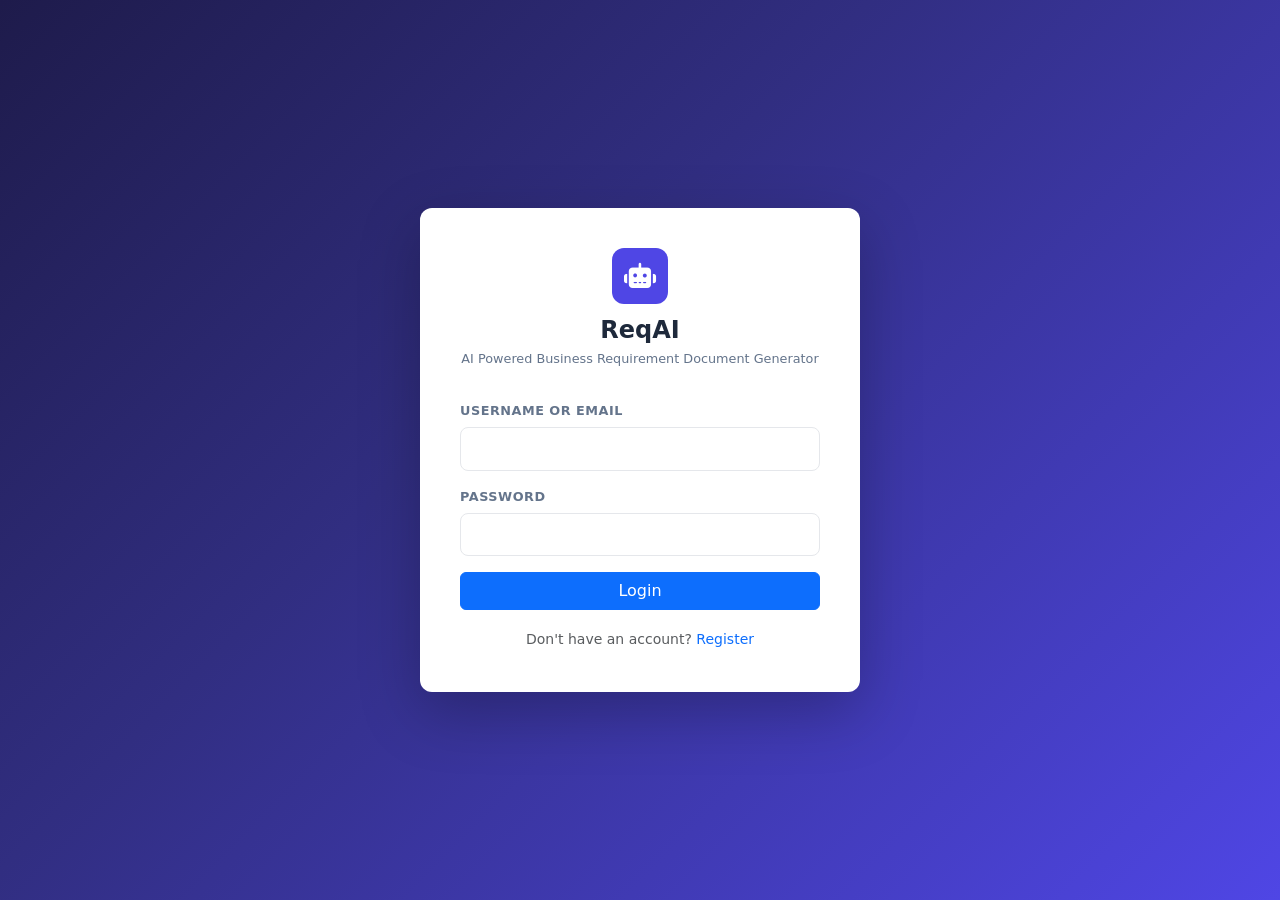
<file: ReqAI/frontend/index.html>
<!DOCTYPE html>
<html lang="en">
<head>
  <meta charset="UTF-8">
  <meta name="viewport" content="width=device-width, initial-scale=1.0">
  <title>ReqAI – AI Powered BRD Generator</title>
  <meta http-equiv="refresh" content="0; url=pages/login.html">
</head>
<body>
  <p>Redirecting to <a href="pages/login.html">login</a>…</p>
</body>
</html>
</file>
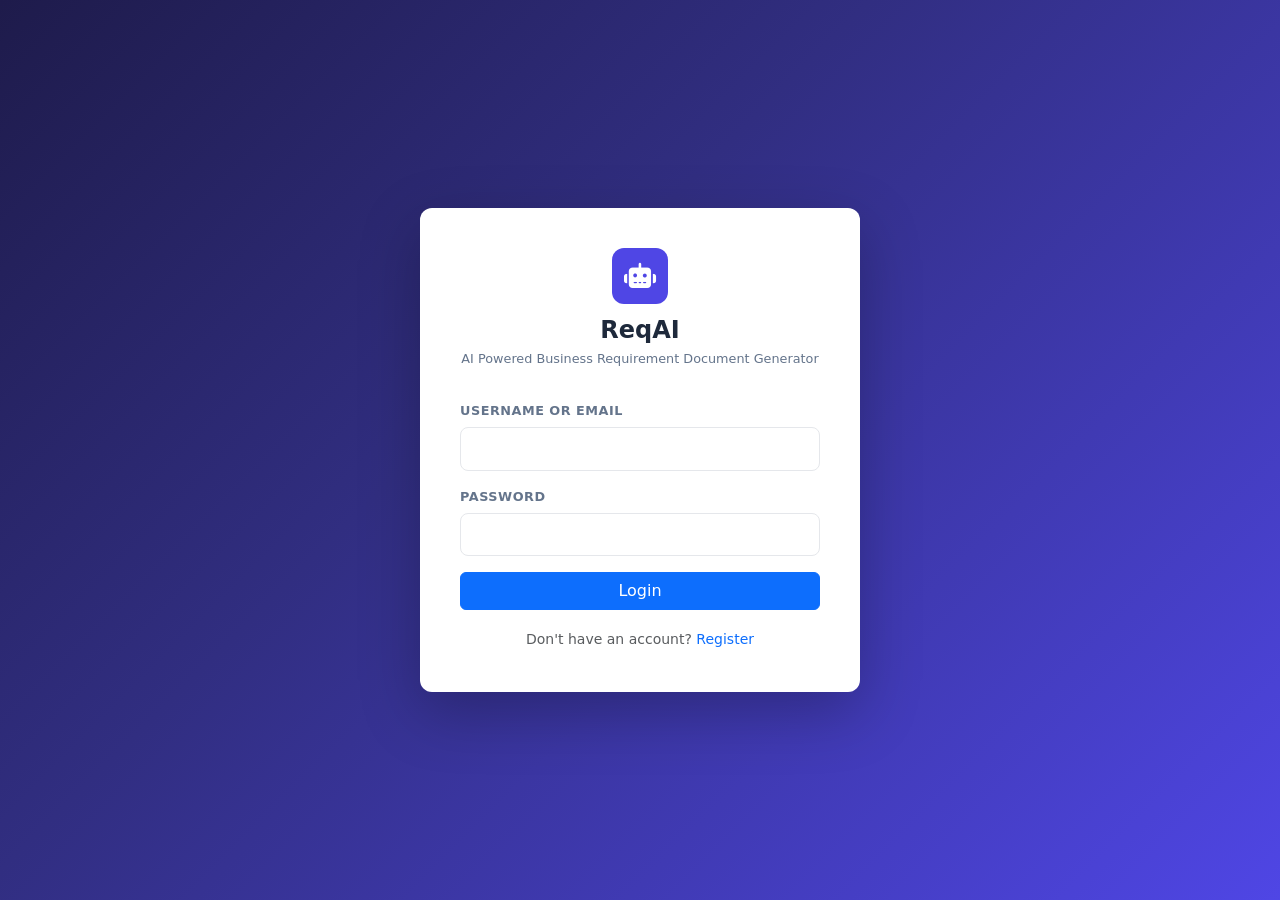
<file: ReqAI/frontend/pages/dashboard.html>
<!DOCTYPE html>
<html lang="en">
<head>
  <meta charset="UTF-8">
  <meta name="viewport" content="width=device-width, initial-scale=1.0">
  <title>Dashboard • ReqAI</title>
  <link href="https://cdn.jsdelivr.net/npm/bootstrap@5.3.2/dist/css/bootstrap.min.css" rel="stylesheet">
  <link rel="stylesheet" href="https://cdnjs.cloudflare.com/ajax/libs/font-awesome/6.5.1/css/all.min.css">
  <link rel="stylesheet" href="../assets/css/theme.css">
</head>
<body>

  <!-- Layout injected by sidebar.js -->
  <div class="main-content">
    <div class="content-area">

      <!-- Welcome banner -->
      <div class="req-card mb-4">
        <div class="card-body d-flex align-items-center gap-3">
          <div style="font-size:2.5rem;">👋</div>
          <div>
            <h5 class="mb-1" id="welcome-msg">Welcome back!</h5>
            <p class="text-muted mb-0" style="font-size:.875rem;">
              Manage your projects and meetings from your dashboard.
            </p>
          </div>
        </div>
      </div>

      <!-- Stats row -->
      <div class="row g-3 mb-4">
        <div class="col-sm-6 col-xl-3">
          <div class="stat-card">
            <div class="stat-icon indigo"><i class="fas fa-folder-open"></i></div>
            <div>
              <div class="stat-label">Total Projects</div>
              <div class="stat-value" id="stat-projects">—</div>
            </div>
          </div>
        </div>
        <div class="col-sm-6 col-xl-3">
          <div class="stat-card">
            <div class="stat-icon sky"><i class="fas fa-calendar-check"></i></div>
            <div>
              <div class="stat-label">Total Meetings</div>
              <div class="stat-value" id="stat-meetings">—</div>
            </div>
          </div>
        </div>
        <div class="col-sm-6 col-xl-3">
          <div class="stat-card">
            <div class="stat-icon green"><i class="fas fa-check-circle"></i></div>
            <div>
              <div class="stat-label">Active Projects</div>
              <div class="stat-value" id="stat-active">—</div>
            </div>
          </div>
        </div>
        <div class="col-sm-6 col-xl-3">
          <div class="stat-card">
            <div class="stat-icon amber"><i class="fas fa-file-lines"></i></div>
            <div>
              <div class="stat-label">BRDs Generated</div>
              <div class="stat-value">0</div>
              <div class="stat-change" style="color:var(--text-muted);font-size:.75rem;">Coming in Phase 3</div>
            </div>
          </div>
        </div>
      </div>

      <!-- Recent Projects and Recent Meetings -->
      <div class="row g-3">
        <div class="col-lg-6">
          <div class="req-card">
            <div class="card-header">
              <h6 class="mb-0 fw-semibold">Recent Projects</h6>
              <a href="projects.html" style="font-size:.8rem;color:var(--primary);">View all</a>
            </div>
            <div class="card-body p-0">
              <div id="recent-projects-list"></div>
            </div>
          </div>
        </div>
        <div class="col-lg-6">
          <div class="req-card">
            <div class="card-header">
              <h6 class="mb-0 fw-semibold">Recent Meetings</h6>
              <a href="meetings.html" style="font-size:.8rem;color:var(--primary);">View all</a>
            </div>
            <div class="card-body p-0">
              <div id="recent-meetings-list"></div>
            </div>
          </div>
        </div>
      </div>

    </div>
  </div>

  <script src="https://cdn.jsdelivr.net/npm/bootstrap@5.3.2/dist/js/bootstrap.bundle.min.js"></script>
  <script src="../assets/js/config.js"></script>
  <script src="../assets/js/auth.js"></script>
  <script src="../assets/js/api.js"></script>
  <script src="../assets/js/ui.js"></script>
  <script src="../assets/js/sidebar.js"></script>
  <script>
    requireAuth();
    renderLayout('Dashboard', 'dashboard');

    const user = getUser();
    if (user) {
      document.getElementById('welcome-msg').textContent =
        `Welcome back, ${user.full_name || user.username}!`;
    }

    async function loadDashboard() {
      try {
        const [projectsData, meetingsData] = await Promise.all([
          getProjectsAPI(),
          getMeetingsAPI(),
        ]);

        const projects = projectsData.projects || [];
        const meetings = meetingsData.meetings || [];

        document.getElementById('stat-projects').textContent = projects.length;
        document.getElementById('stat-meetings').textContent = meetings.length;
        document.getElementById('stat-active').textContent =
          projects.filter(p => p.status === 'active').length;

        // Recent Projects list
        const projectsList = document.getElementById('recent-projects-list');
        if (projects.length === 0) {
          projectsList.innerHTML = `<div class="empty-state py-4"><i class="fas fa-folder-open"></i><p>No projects yet</p></div>`;
        } else {
          projectsList.innerHTML = projects.slice(0, 5).map(p => `
            <div class="d-flex align-items-center justify-content-between px-3 py-2 border-bottom">
              <div>
                <div style="font-weight:500;font-size:.875rem;">${p.name}</div>
                <div style="font-size:.75rem;color:var(--text-muted);">${formatDate(p.created_at)}</div>
              </div>
              ${getStatusBadge(p.status)}
            </div>`).join('');
        }

        // Recent Meetings list
        const meetingsList = document.getElementById('recent-meetings-list');
        if (meetings.length === 0) {
          meetingsList.innerHTML = `<div class="empty-state py-4"><i class="fas fa-calendar-check"></i><p>No meetings yet</p></div>`;
        } else {
          meetingsList.innerHTML = meetings.slice(0, 5).map(m => `
            <div class="d-flex align-items-center justify-content-between px-3 py-2 border-bottom">
              <div>
                <div style="font-weight:500;font-size:.875rem;">${m.title}</div>
                <div style="font-size:.75rem;color:var(--text-muted);">${formatDate(m.created_at)}</div>
              </div>
              ${getStatusBadge(m.processing_status)}
            </div>`).join('');
        }
      } catch (err) {
        showToast('Failed to load dashboard data.', 'error');
      }
    }

    loadDashboard();
  </script>
</body>
</html>
</file>
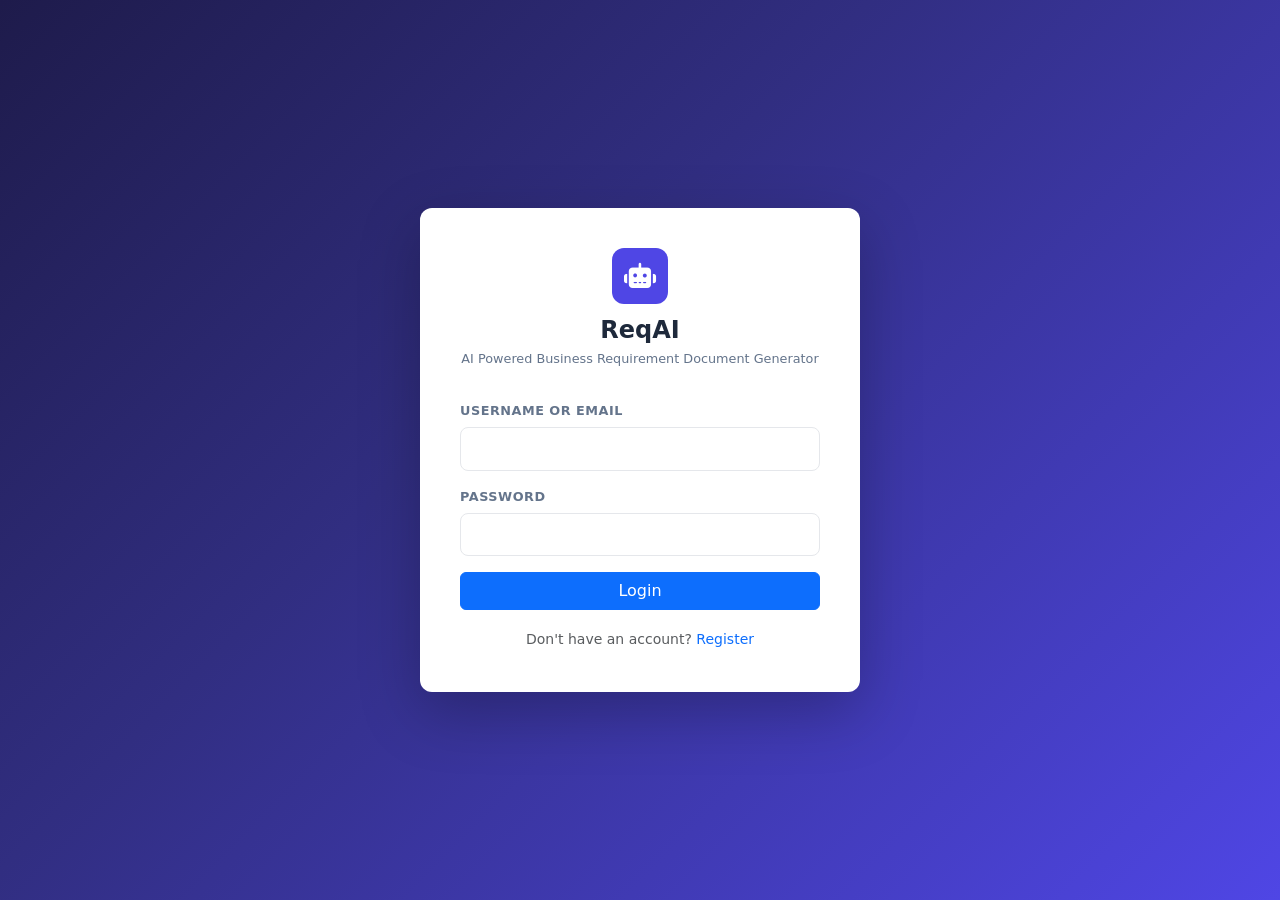
<file: ReqAI/frontend/pages/login.html>
<!DOCTYPE html>
<html lang="en">
<head>
  <meta charset="UTF-8">
  <meta name="viewport" content="width=device-width, initial-scale=1.0">
  <title>Login • ReqAI</title>
  <link href="https://cdn.jsdelivr.net/npm/bootstrap@5.3.2/dist/css/bootstrap.min.css" rel="stylesheet">
  <link rel="stylesheet" href="https://cdnjs.cloudflare.com/ajax/libs/font-awesome/6.5.1/css/all.min.css">
  <link rel="stylesheet" href="../assets/css/theme.css">
</head>
<body>

  <div class="auth-wrapper">
    <div class="auth-card">
      <div class="auth-logo">
        <div class="logo-icon"><i class="fas fa-robot"></i></div>
        <h4>ReqAI</h4>
        <p>AI Powered Business Requirement Document Generator</p>
      </div>

      <form id="login-form">
        <div class="mb-3">
          <label class="form-label-custom">Username or Email</label>
          <input type="text" class="form-control-custom" id="username_or_email" required>
        </div>
        <div class="mb-3">
          <label class="form-label-custom">Password</label>
          <input type="password" class="form-control-custom" id="password" required>
        </div>
        <button type="submit" class="btn btn-primary w-100 mb-3">Login</button>
      </form>

      <div class="text-center">
        <small class="text-muted">Don't have an account? <a href="register.html" class="text-primary">Register</a></small>
      </div>
    </div>
  </div>

  <script src="../assets/js/config.js"></script>
  <script src="../assets/js/auth.js"></script>
  <script src="../assets/js/api.js"></script>
  <script src="../assets/js/ui.js"></script>
  <script>
    redirectIfAuthenticated();

    document.getElementById('login-form').addEventListener('submit', async (e) => {
      e.preventDefault();
      const username_or_email = document.getElementById('username_or_email').value.trim();
      const password = document.getElementById('password').value;

      showLoading();
      try {
        const result = await loginAPI(username_or_email, password);
        saveSession(result.access_token, result.refresh_token, result.user);
        showToast('Login successful!', 'success');
        setTimeout(() => window.location.href = 'dashboard.html', 800);
      } catch (err) {
        showToast(err.message, 'error');
      } finally {
        hideLoading();
      }
    });
  </script>
</body>
</html>
</file>
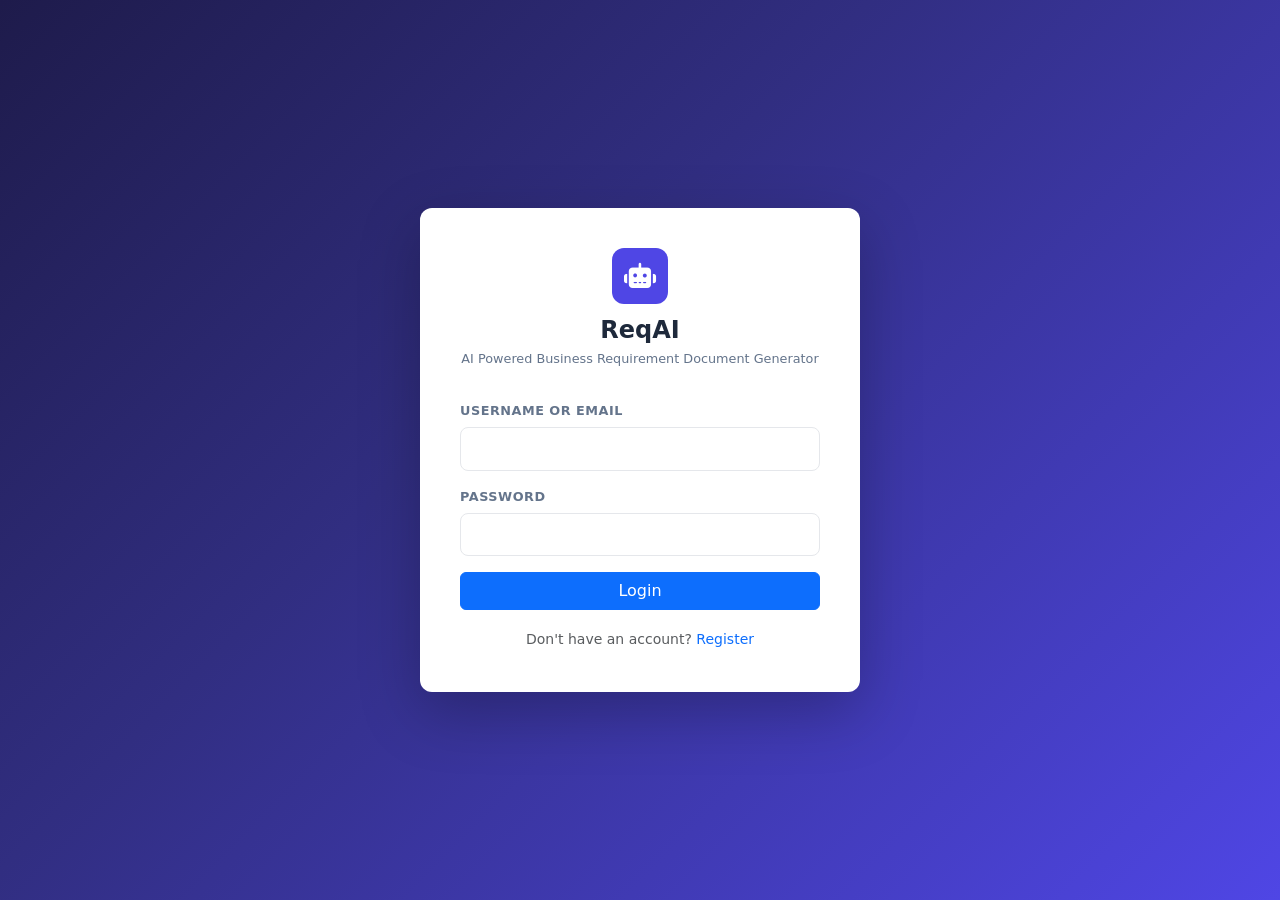
<file: ReqAI/frontend/pages/meeting_detail.html>
<!DOCTYPE html>
<html lang="en">
<head>
  <meta charset="UTF-8">
  <meta name="viewport" content="width=device-width, initial-scale=1.0">
  <title>Meeting Detail • ReqAI</title>
  <link href="https://cdn.jsdelivr.net/npm/bootstrap@5.3.2/dist/css/bootstrap.min.css" rel="stylesheet">
  <link rel="stylesheet" href="https://cdnjs.cloudflare.com/ajax/libs/font-awesome/6.5.1/css/all.min.css">
  <link rel="stylesheet" href="../assets/css/theme.css">
  <link rel="stylesheet" href="../assets/css/audio.css">
</head>
<body>
  <div class="main-content">
    <div class="content-area">

      <!-- Page header -->
      <div class="d-flex align-items-center gap-2 mb-4">
        <a href="meetings.html" class="btn btn-sm btn-light">
          <i class="fas fa-arrow-left"></i>
        </a>
        <div>
          <h5 class="mb-0 fw-bold" id="meeting-title-heading">Meeting Detail</h5>
          <small class="text-muted" id="meeting-project-name"></small>
        </div>
        <div class="ms-auto d-flex gap-2 align-items-center">
          <span class="badge-status" id="meeting-status-badge">pending</span>
          <button id="btn-auto-pipeline" class="btn btn-sm btn-success d-none" onclick="runAutoPipeline()" title="Run full AI pipeline and generate BRD automatically">
            <i class="fas fa-magic me-1"></i> Auto BRD
          </button>
        </div>
      </div>

      <div class="row g-4">

        <!-- LEFT COLUMN: Meeting info + Audio -->
        <div class="col-lg-5">

          <!-- Meeting information card -->
          <div class="req-card mb-3">
            <div class="card-header">
              <h6 class="mb-0 fw-semibold"><i class="fas fa-info-circle me-2 text-primary"></i>Meeting Information</h6>
            </div>
            <div class="card-body">
              <table class="w-100" style="font-size:.875rem;">
                <tr>
                  <td class="text-muted pb-2" style="width:40%">Date</td>
                  <td id="info-date" class="pb-2">—</td>
                </tr>
                <tr>
                  <td class="text-muted pb-2">Duration</td>
                  <td id="info-duration" class="pb-2">—</td>
                </tr>
                <tr>
                  <td class="text-muted pb-2">Participants</td>
                  <td id="info-participants" class="pb-2">—</td>
                </tr>
                <tr>
                  <td class="text-muted">Description</td>
                  <td id="info-description">—</td>
                </tr>
              </table>
            </div>
          </div>

          <!-- Audio Recording card -->
          <div class="req-card mb-3">
            <div class="card-header">
              <h6 class="mb-0 fw-semibold"><i class="fas fa-microphone me-2 text-danger"></i>Record Audio</h6>
            </div>
            <div class="card-body text-center">
              <div id="mic-permission-warning" class="alert alert-warning d-none" style="font-size:.8rem;">
                <i class="fas fa-exclamation-triangle me-1"></i>
                Microphone access is required. Please allow access when prompted.
              </div>

              <!-- Recording controls -->
              <div class="d-flex align-items-center justify-content-center gap-3 my-3">
                <button id="btn-record" class="record-btn" onclick="startRecording()" title="Start Recording">
                  <i class="fas fa-microphone"></i>
                </button>
                <button id="btn-stop" class="stop-btn d-none" onclick="stopRecording()" title="Stop Recording">
                  <i class="fas fa-stop"></i>
                </button>
              </div>

              <!-- Timer -->
              <div id="recording-timer" class="recording-timer d-none">
                <span class="rec-dot"></span>
                <span id="timer-display">00:00</span> Recording...
              </div>

              <!-- Status label -->
              <p id="recording-status" class="text-muted mb-2" style="font-size:.8rem;">Press the mic to start</p>

              <!-- Recorded audio preview -->
              <div id="recorded-preview" class="d-none">
                <audio id="recorded-audio" controls class="w-100 mb-2"></audio>
                <div class="d-flex gap-2 justify-content-center">
                  <button class="btn btn-sm btn-success" onclick="submitRecording()">
                    <i class="fas fa-upload me-1"></i> Use This Recording
                  </button>
                  <button class="btn btn-sm btn-outline-danger" onclick="discardRecording()">
                    <i class="fas fa-trash me-1"></i> Discard
                  </button>
                </div>
              </div>
            </div>
          </div>

          <!-- Audio Upload card -->
          <div class="req-card mb-3">
            <div class="card-header">
              <h6 class="mb-0 fw-semibold"><i class="fas fa-file-audio me-2 text-primary"></i>Upload Audio File</h6>
            </div>
            <div class="card-body">
              <div id="upload-drop-zone" class="upload-drop-zone" onclick="document.getElementById('audio-file-input').click()"
                   ondragover="handleDragOver(event)" ondrop="handleDrop(event)">
                <i class="fas fa-cloud-upload-alt"></i>
                <p class="mb-1">Drag & drop or click to upload</p>
                <small class="text-muted">MP3, WAV, M4A, WEBM, OGG, FLAC • Max 100 MB</small>
              </div>
              <input type="file" id="audio-file-input" accept=".mp3,.wav,.m4a,.webm,.ogg,.flac"
                     class="d-none" onchange="handleFileSelect(this.files[0])">
              <div id="selected-file-info" class="d-none mt-2">
                <div class="d-flex align-items-center justify-content-between p-2 bg-light rounded">
                  <div style="font-size:.8rem;">
                    <i class="fas fa-file-audio text-primary me-2"></i>
                    <span id="selected-file-name"></span>
                    <span id="selected-file-size" class="text-muted ms-2"></span>
                  </div>
                  <button class="btn btn-sm btn-outline-danger" onclick="clearSelectedFile()">
                    <i class="fas fa-times"></i>
                  </button>
                </div>
                <button class="btn-primary-custom w-100 mt-2" onclick="uploadSelectedFile()">
                  <i class="fas fa-upload me-1"></i> Upload File
                </button>
              </div>
            </div>
          </div>

          <!-- Current audio player card -->
          <div id="current-audio-card" class="req-card d-none">
            <div class="card-header">
              <h6 class="mb-0 fw-semibold"><i class="fas fa-headphones me-2 text-success"></i>Saved Audio</h6>
              <button class="btn btn-sm btn-outline-danger" onclick="deleteAudio()">
                <i class="fas fa-trash"></i>
              </button>
            </div>
            <div class="card-body">
              <p id="current-audio-name" class="text-muted mb-2" style="font-size:.8rem;"></p>
              <audio id="current-audio-player" controls class="w-100"></audio>
            </div>
          </div>

          <!-- Auto Pipeline progress card -->
          <div id="auto-pipeline-card" class="req-card mb-3 d-none">
            <div class="card-header">
              <h6 class="mb-0 fw-semibold"><i class="fas fa-magic me-2 text-success"></i>Auto Pipeline</h6>
              <span id="auto-pipeline-status" class="badge bg-info">running...</span>
            </div>
            <div class="card-body" style="font-size:.82rem;">
              <div id="pipeline-steps">
                <div id="step-transcribe" class="d-flex align-items-center gap-2 mb-1"><i class="fas fa-circle-dot text-muted"></i> Transcription</div>
                <div id="step-nlp" class="d-flex align-items-center gap-2 mb-1"><i class="fas fa-circle-dot text-muted"></i> NLP Extraction</div>
                <div id="step-classify" class="d-flex align-items-center gap-2 mb-1"><i class="fas fa-circle-dot text-muted"></i> ML Classification</div>
                <div id="step-similarity" class="d-flex align-items-center gap-2 mb-1"><i class="fas fa-circle-dot text-muted"></i> Similarity Analysis</div>
                <div id="step-validate" class="d-flex align-items-center gap-2 mb-1"><i class="fas fa-circle-dot text-muted"></i> AI Validation</div>
                <div id="step-questions" class="d-flex align-items-center gap-2 mb-1"><i class="fas fa-circle-dot text-muted"></i> Follow-up Questions</div>
                <div id="step-brd" class="d-flex align-items-center gap-2 mb-1"><i class="fas fa-circle-dot text-muted"></i> BRD Generation</div>
              </div>
              <div id="auto-pipeline-result" class="mt-2 d-none">
                <div class="alert alert-success py-2 mb-2" style="font-size:.82rem;">
                  <i class="fas fa-check-circle me-1"></i> BRD Generated!
                </div>
                <button class="btn btn-sm btn-success w-100" onclick="switchTab('brd'); loadBRDStatus()">
                  <i class="fas fa-download me-1"></i> Go to BRD → Download
                </button>
              </div>
              <div id="auto-pipeline-error" class="mt-2 d-none">
                <div class="alert alert-warning py-2 mb-0" style="font-size:.8rem;" id="auto-pipeline-error-msg">
                  Some steps failed. Check individual tabs for details.
                </div>
              </div>
            </div>
          </div>

        </div><!-- end LEFT COLUMN -->

        <!-- RIGHT COLUMN: Transcription + Speaker Diarization -->
        <div class="col-lg-7">

          <!-- Tab navigation -->
          <ul class="nav nav-tabs mb-3" id="transcript-tabs">
            <li class="nav-item">
              <button class="nav-link active" id="tab-transcript-btn"
                onclick="switchTab('transcript')">
                <i class="fas fa-align-left me-1"></i> Raw Transcript
              </button>
            </li>
            <li class="nav-item">
              <button class="nav-link" id="tab-speaker-btn"
                onclick="switchTab('speaker')">
                <i class="fas fa-users me-1"></i> Speaker Transcript
                <span id="speaker-count-badge" class="badge bg-primary ms-1 d-none"></span>
              </button>
            </li>
            <li class="nav-item">
              <button class="nav-link" id="tab-requirements-btn"
                onclick="switchTab('requirements')">
                <i class="fas fa-list-check me-1"></i> Requirements
                <span id="req-count-badge" class="badge bg-success ms-1 d-none"></span>
              </button>
            </li>
            <li class="nav-item">
              <button class="nav-link" id="tab-classify-btn"
                onclick="switchTab('classify')">
                <i class="fas fa-robot me-1"></i> ML Classify
                <span id="classify-count-badge" class="badge bg-warning text-dark ms-1 d-none"></span>
              </button>
            </li>
            <li class="nav-item">
              <button class="nav-link" id="tab-similarity-btn"
                onclick="switchTab('similarity')">
                <i class="fas fa-code-compare me-1"></i> Similarity
                <span id="sim-count-badge" class="badge bg-danger ms-1 d-none"></span>
              </button>
            </li>
            <li class="nav-item">
              <button class="nav-link" id="tab-validate-btn"
                onclick="switchTab('validate')">
                <i class="fas fa-shield-check me-1"></i> Validation
                <span id="validate-count-badge" class="badge bg-info ms-1 d-none"></span>
              </button>
            </li>
            <li class="nav-item">
              <button class="nav-link" id="tab-brd-btn"
                onclick="switchTab('brd')">
                <i class="fas fa-file-word me-1"></i> BRD
              </button>
            </li>
          </ul>

          <!-- ── RAW TRANSCRIPT PANEL ────────────────────────── -->
          <div id="panel-transcript">
            <div class="req-card mb-3">
              <div class="card-header">
                <h6 class="mb-0 fw-semibold"><i class="fas fa-wand-magic-sparkles me-2 text-primary"></i>Transcription</h6>
                <span id="transcript-lang-badge" class="badge bg-light text-secondary d-none"></span>
              </div>
              <div class="card-body">
                <div id="transcribe-action" class="text-center py-2">
                  <button id="btn-transcribe" class="btn-primary-custom" onclick="triggerTranscription()" disabled>
                    <i class="fas fa-wand-magic-sparkles me-1"></i> Transcribe Audio
                  </button>
                  <p class="text-muted mt-2 mb-0" style="font-size:.8rem;" id="transcribe-hint">
                    Upload or record audio first, then click Transcribe.
                  </p>
                </div>
                <div id="transcribing-indicator" class="text-center py-4 d-none">
                  <div class="spinner-ring mx-auto mb-3"></div>
                  <p class="fw-semibold mb-1">Transcribing audio...</p>
                  <p class="text-muted" style="font-size:.8rem;">This may take a moment.</p>
                </div>
                <div id="transcript-output" class="d-none">
                  <div class="d-flex justify-content-between align-items-center mb-2">
                    <label class="form-label-custom mb-0">Transcript</label>
                    <button class="btn btn-sm btn-outline-secondary" onclick="copyTranscript()">
                      <i class="fas fa-copy me-1"></i> Copy
                    </button>
                  </div>
                  <textarea id="transcript-text" class="form-control-custom" rows="14"
                    style="font-size:.85rem;line-height:1.7;font-family:monospace;resize:vertical;"></textarea>
                  <div class="d-flex justify-content-between mt-2">
                    <small id="transcript-word-count" class="text-muted"></small>
                    <small id="transcript-completed-at" class="text-muted"></small>
                  </div>
                </div>
                <div id="transcript-error" class="d-none">
                  <div class="alert alert-danger mb-0" style="font-size:.875rem;">
                    <i class="fas fa-exclamation-circle me-2"></i>
                    <strong>Transcription failed:</strong>
                    <span id="transcript-error-msg"></span>
                  </div>
                  <button class="btn-primary-custom mt-2" onclick="triggerTranscription()">
                    <i class="fas fa-rotate-right me-1"></i> Retry
                  </button>
                </div>
              </div>
            </div>
          </div>

          <!-- ── SPEAKER TRANSCRIPT PANEL ───────────────────── -->
          <div id="panel-speaker" class="d-none">

            <!-- Diarize action -->
            <div class="req-card mb-3">
              <div class="card-header">
                <h6 class="mb-0 fw-semibold"><i class="fas fa-users me-2 text-primary"></i>Speaker Diarization</h6>
                <span id="diarization-status-badge" class="badge-status badge-pending">pending</span>
              </div>
              <div class="card-body">

                <!-- Action button -->
                <div id="diarize-action" class="text-center py-2">
                  <button id="btn-diarize" class="btn-primary-custom" onclick="triggerDiarization()" disabled>
                    <i class="fas fa-users me-1"></i> Identify Speakers
                  </button>
                  <p class="text-muted mt-2 mb-0" style="font-size:.8rem;" id="diarize-hint">
                    Complete transcription first, then identify speakers.
                  </p>
                </div>

                <!-- Diarizing spinner -->
                <div id="diarizing-indicator" class="text-center py-4 d-none">
                  <div class="spinner-ring mx-auto mb-3"></div>
                  <p class="fw-semibold mb-1">Identifying speakers...</p>
                  <p class="text-muted" style="font-size:.8rem;">
                    Analysing audio for speaker patterns. This may take a few minutes.
                  </p>
                </div>

                <!-- Diarization error -->
                <div id="diarize-error" class="d-none">
                  <div class="alert alert-danger mb-2" style="font-size:.875rem;">
                    <i class="fas fa-exclamation-circle me-2"></i>
                    <strong>Diarization failed:</strong>
                    <span id="diarize-error-msg"></span>
                  </div>
                  <button class="btn-primary-custom" onclick="triggerDiarization()">
                    <i class="fas fa-rotate-right me-1"></i> Retry
                  </button>
                </div>

              </div>
            </div>

            <!-- Speaker Summary -->
            <div id="speaker-summary-card" class="req-card mb-3 d-none">
              <div class="card-header">
                <h6 class="mb-0 fw-semibold"><i class="fas fa-chart-pie me-2 text-primary"></i>Speaker Summary</h6>
                <button class="btn btn-sm btn-outline-secondary" onclick="copySpeakerTranscript()">
                  <i class="fas fa-copy me-1"></i> Copy
                </button>
              </div>
              <div class="card-body">
                <div id="speaker-stats-grid" class="row g-2 mb-3"></div>
                <!-- Speaker timeline bar -->
                <div id="speaker-timeline" class="speaker-timeline mb-1"></div>
                <div id="speaker-timeline-legend" class="d-flex flex-wrap gap-2 mt-2"></div>
              </div>
            </div>

            <!-- Speaker Transcript Cards -->
            <div id="speaker-segments-container"></div>

          </div>

          <!-- ── REQUIREMENTS PANEL (Phase 4) ───────────────── -->
          <div id="panel-requirements" class="d-none">

            <!-- NLP Action card -->
            <div class="req-card mb-3">
              <div class="card-header">
                <h6 class="mb-0 fw-semibold">
                  <i class="fas fa-brain me-2 text-primary"></i>NLP Processing
                </h6>
                <span id="nlp-status-badge" class="badge-status badge-pending">pending</span>
              </div>
              <div class="card-body">
                <div id="nlp-action" class="text-center py-2">
                  <button id="btn-process-nlp" class="btn-primary-custom" onclick="triggerNLP()" disabled>
                    <i class="fas fa-brain me-1"></i> Extract Requirements
                  </button>
                  <p class="text-muted mt-2 mb-0" style="font-size:.8rem;" id="nlp-hint">
                    Complete transcription first, then extract requirements.
                  </p>
                </div>
                <div id="nlp-processing" class="text-center py-4 d-none">
                  <div class="spinner-ring mx-auto mb-3"></div>
                  <p class="fw-semibold mb-1">Running NLP pipeline...</p>
                  <p class="text-muted" style="font-size:.8rem;">Cleaning, segmenting, extracting candidates.</p>
                </div>
                <div id="nlp-error" class="d-none">
                  <div class="alert alert-danger mb-2" style="font-size:.875rem;">
                    <i class="fas fa-exclamation-circle me-2"></i>
                    <strong>NLP failed:</strong> <span id="nlp-error-msg"></span>
                  </div>
                  <button class="btn-primary-custom" onclick="triggerNLP()">
                    <i class="fas fa-rotate-right me-1"></i> Retry
                  </button>
                </div>
                <div id="nlp-stats" class="d-none">
                  <div class="row g-2 mt-1">
                    <div class="col-6">
                      <div class="text-center p-2" style="background:#f8fafc;border-radius:8px;">
                        <div style="font-size:1.5rem;font-weight:700;color:var(--primary);" id="stat-total-sentences">0</div>
                        <div style="font-size:.75rem;color:var(--text-secondary);">Total Sentences</div>
                      </div>
                    </div>
                    <div class="col-6">
                      <div class="text-center p-2" style="background:#f8fafc;border-radius:8px;">
                        <div style="font-size:1.5rem;font-weight:700;color:var(--success);" id="stat-candidates">0</div>
                        <div style="font-size:.75rem;color:var(--text-secondary);">Req. Candidates</div>
                      </div>
                    </div>
                  </div>
                </div>
              </div>
            </div>

            <!-- Requirement Candidates list -->
            <div id="requirements-container"></div>

          </div>

          <!-- ── ML CLASSIFICATION PANEL (Phase 5) ─────────── -->
          <div id="panel-classify" class="d-none">

            <!-- Model status card -->
            <div id="ml-model-status-card" class="req-card mb-3">
              <div class="card-header">
                <h6 class="mb-0 fw-semibold">
                  <i class="fas fa-microchip me-2 text-warning"></i>DistilBERT Model Status
                </h6>
                <span id="ml-model-badge" class="badge bg-secondary">checking...</span>
              </div>
              <div class="card-body">
                <div id="ml-model-info" class="d-none">
                  <div class="row g-2">
                    <div class="col-4">
                      <div class="text-center p-2" style="background:#f8fafc;border-radius:8px;">
                        <div style="font-size:1.1rem;font-weight:700;color:var(--warning);" id="ml-model-accuracy">—</div>
                        <div style="font-size:.7rem;color:var(--text-secondary);">Test Accuracy</div>
                      </div>
                    </div>
                    <div class="col-4">
                      <div class="text-center p-2" style="background:#f8fafc;border-radius:8px;">
                        <div style="font-size:1.1rem;font-weight:700;color:var(--primary);" id="ml-model-labels">—</div>
                        <div style="font-size:.7rem;color:var(--text-secondary);">Categories</div>
                      </div>
                    </div>
                    <div class="col-4">
                      <div class="text-center p-2" style="background:#f8fafc;border-radius:8px;">
                        <div style="font-size:1.1rem;font-weight:700;color:var(--success);" id="ml-model-version">—</div>
                        <div style="font-size:.7rem;color:var(--text-secondary);">Version</div>
                      </div>
                    </div>
                  </div>
                </div>
                <div id="ml-model-untrained" class="d-none">
                  <div class="alert alert-warning mb-0" style="font-size:.875rem;">
                    <i class="fas fa-triangle-exclamation me-2"></i>
                    <strong>Model not trained yet.</strong><br>
                    Run the training pipeline from your terminal:<br>
                    <code style="font-size:.8rem;">python -m app.ai.classifier.training.train</code>
                  </div>
                </div>
              </div>
            </div>

            <!-- Classify action card -->
            <div class="req-card mb-3">
              <div class="card-header">
                <h6 class="mb-0 fw-semibold">
                  <i class="fas fa-robot me-2 text-primary"></i>ML Classification
                </h6>
                <span id="classify-status-badge" class="badge-status badge-pending">pending</span>
              </div>
              <div class="card-body">

                <!-- Action button -->
                <div id="classify-action" class="text-center py-2">
                  <button id="btn-classify" class="btn-primary-custom" onclick="triggerClassification()" disabled>
                    <i class="fas fa-robot me-1"></i> Classify Requirements
                  </button>
                  <p class="text-muted mt-2 mb-0" style="font-size:.8rem;" id="classify-hint">
                    Run NLP extraction first, then classify with DistilBERT.
                  </p>
                </div>

                <!-- Classifying spinner -->
                <div id="classifying-indicator" class="text-center py-4 d-none">
                  <div class="spinner-ring mx-auto mb-3"></div>
                  <p class="fw-semibold mb-1">Running DistilBERT classification...</p>
                  <p class="text-muted" style="font-size:.8rem;">
                    Analysing requirement candidates. This may take a moment.
                  </p>
                </div>

                <!-- Classification error -->
                <div id="classify-error" class="d-none">
                  <div class="alert alert-danger mb-2" style="font-size:.875rem;">
                    <i class="fas fa-exclamation-circle me-2"></i>
                    <strong>Classification failed:</strong>
                    <span id="classify-error-msg"></span>
                  </div>
                  <button class="btn-primary-custom" onclick="triggerClassification()">
                    <i class="fas fa-rotate-right me-1"></i> Retry
                  </button>
                </div>

                <!-- Classification stats -->
                <div id="classify-stats" class="d-none mt-1">
                  <div class="row g-2">
                    <div class="col-6">
                      <div class="text-center p-2" style="background:#f8fafc;border-radius:8px;">
                        <div style="font-size:1.5rem;font-weight:700;color:var(--primary);" id="stat-classified">0</div>
                        <div style="font-size:.75rem;color:var(--text-secondary);">Classified</div>
                      </div>
                    </div>
                    <div class="col-6">
                      <div class="text-center p-2" style="background:#f8fafc;border-radius:8px;">
                        <div style="font-size:1.5rem;font-weight:700;color:var(--success);" id="stat-categories">0</div>
                        <div style="font-size:.75rem;color:var(--text-secondary);">Categories Found</div>
                      </div>
                    </div>
                  </div>
                </div>

              </div>
            </div>

            <!-- Category distribution chart -->
            <div id="category-chart-card" class="req-card mb-3 d-none">
              <div class="card-header">
                <h6 class="mb-0 fw-semibold">
                  <i class="fas fa-chart-bar me-2 text-primary"></i>Category Distribution
                </h6>
              </div>
              <div class="card-body">
                <div id="category-chart-bars"></div>
              </div>
            </div>

            <!-- Classified requirements list -->
            <div id="classified-requirements-container"></div>

          </div>

          <!-- ── SIMILARITY PANEL (Phase 6) ──────────────── -->
          <div id="panel-similarity" class="d-none">

            <!-- Summary stats card -->
            <div class="req-card mb-3">
              <div class="card-header">
                <h6 class="mb-0 fw-semibold">
                  <i class="fas fa-code-compare me-2 text-danger"></i>Semantic Similarity Analysis
                </h6>
                <span id="sim-status-badge" class="badge-status badge-pending">pending</span>
              </div>
              <div class="card-body">
                <!-- Action button -->
                <div id="sim-action" class="text-center py-2">
                  <button id="btn-analyze-sim" class="btn-primary-custom" onclick="triggerSimilarityAnalysis()" disabled>
                    <i class="fas fa-code-compare me-1"></i> Analyze Similarity
                  </button>
                  <p class="text-muted mt-2 mb-0" style="font-size:.8rem;" id="sim-hint">
                    Run NLP extraction first, then analyze for duplicates.
                  </p>
                </div>
                <!-- Spinner -->
                <div id="sim-processing" class="text-center py-4 d-none">
                  <div class="spinner-ring mx-auto mb-3"></div>
                  <p class="fw-semibold mb-1">Generating embeddings &amp; comparing requirements...</p>
                  <p class="text-muted" style="font-size:.8rem;">Using all-MiniLM-L6-v2 model.</p>
                </div>
                <!-- Error -->
                <div id="sim-error" class="d-none">
                  <div class="alert alert-danger mb-2" style="font-size:.875rem;">
                    <i class="fas fa-exclamation-circle me-2"></i>
                    <strong>Analysis failed:</strong> <span id="sim-error-msg"></span>
                  </div>
                  <button class="btn-primary-custom" onclick="triggerSimilarityAnalysis()">
                    <i class="fas fa-rotate-right me-1"></i> Retry
                  </button>
                </div>
                <!-- Stats row -->
                <div id="sim-stats" class="d-none mt-1">
                  <div class="row g-2">
                    <div class="col-3">
                      <div class="text-center p-2" style="background:#f8fafc;border-radius:8px;">
                        <div style="font-size:1.3rem;font-weight:700;color:var(--primary);" id="stat-analyzed">0</div>
                        <div style="font-size:.7rem;color:var(--text-secondary);">Analyzed</div>
                      </div>
                    </div>
                    <div class="col-3">
                      <div class="text-center p-2" style="background:#f8fafc;border-radius:8px;">
                        <div style="font-size:1.3rem;font-weight:700;color:var(--warning);" id="stat-similar">0</div>
                        <div style="font-size:.7rem;color:var(--text-secondary);">Similar</div>
                      </div>
                    </div>
                    <div class="col-3">
                      <div class="text-center p-2" style="background:#f8fafc;border-radius:8px;">
                        <div style="font-size:1.3rem;font-weight:700;color:#ef4444;" id="stat-duplicates">0</div>
                        <div style="font-size:.7rem;color:var(--text-secondary);">Pot. Dupl.</div>
                      </div>
                    </div>
                    <div class="col-3">
                      <div class="text-center p-2" style="background:#f8fafc;border-radius:8px;">
                        <div style="font-size:1.3rem;font-weight:700;color:var(--success);" id="stat-confirmed">0</div>
                        <div style="font-size:.7rem;color:var(--text-secondary);">Confirmed</div>
                      </div>
                    </div>
                  </div>
                  <div class="mt-2 d-flex gap-2 align-items-center" style="font-size:.75rem;color:var(--text-secondary);">
                    <i class="fas fa-circle-info"></i>
                    Thresholds: duplicate ≥ <span id="sim-dup-threshold">0.85</span> &nbsp;|&nbsp;
                    similar ≥ <span id="sim-rev-threshold">0.65</span>
                  </div>
                </div>
              </div>
            </div>

            <!-- Filter bar -->
            <div id="sim-filter-bar" class="req-card mb-3 d-none">
              <div class="card-body py-2">
                <div class="row g-2 align-items-end">
                  <div class="col-sm-3">
                    <label class="form-label-custom" style="font-size:.75rem;">Status</label>
                    <select id="filter-sim-status" class="form-control-custom" style="font-size:.8rem;" onchange="applySimFilters()">
                      <option value="">All</option>
                      <option value="POTENTIAL_DUPLICATE">Potential Duplicate</option>
                      <option value="SIMILAR">Similar</option>
                      <option value="DUPLICATE_CONFIRMED">Confirmed Duplicate</option>
                      <option value="NOT_DUPLICATE">Not Duplicate</option>
                    </select>
                  </div>
                  <div class="col-sm-3">
                    <label class="form-label-custom" style="font-size:.75rem;">Category</label>
                    <select id="filter-sim-category" class="form-control-custom" style="font-size:.8rem;" onchange="applySimFilters()">
                      <option value="">All Categories</option>
                    </select>
                  </div>
                  <div class="col-sm-3">
                    <label class="form-label-custom" style="font-size:.75rem;">Min Score</label>
                    <input type="number" id="filter-sim-score" class="form-control-custom" style="font-size:.8rem;"
                      min="0" max="1" step="0.05" placeholder="0.00" onchange="applySimFilters()">
                  </div>
                  <div class="col-sm-3">
                    <label class="form-label-custom" style="font-size:.75rem;">Speaker</label>
                    <input type="text" id="filter-sim-speaker" class="form-control-custom" style="font-size:.8rem;"
                      placeholder="Speaker name" oninput="applySimFilters()">
                  </div>
                </div>
              </div>
            </div>

            <!-- Similarity pairs list -->
            <div id="similarity-pairs-container"></div>

          </div>

          <!-- ── VALIDATION PANEL (Phase 7) ────────────────── -->
          <div id="panel-validate" class="d-none">

            <!-- Groq validation action card -->
            <div class="req-card mb-3">
              <div class="card-header">
                <h6 class="mb-0 fw-semibold">
                  <i class="fas fa-shield-check me-2 text-info"></i>AI Requirement Validation
                </h6>
                <span id="validation-status-badge" class="badge-status badge-pending">pending</span>
              </div>
              <div class="card-body">
                <div id="validation-action" class="text-center py-2">
                  <button id="btn-validate" class="btn-primary-custom" onclick="triggerValidation()" disabled>
                    <i class="fas fa-shield-check me-1"></i> Validate Requirements
                  </button>
                  <p class="text-muted mt-2 mb-0" style="font-size:.8rem;" id="validation-hint">
                    Run NLP extraction first, then validate with Groq AI.
                  </p>
                </div>
                <div id="validation-spinner" class="text-center py-4 d-none">
                  <div class="spinner-ring mx-auto mb-3"></div>
                  <p class="fw-semibold mb-1">Validating requirements with Llama...</p>
                  <p class="text-muted" style="font-size:.8rem;">Analysing clarity, completeness, and ambiguity.</p>
                </div>
                <div id="validation-error" class="d-none">
                  <div class="alert alert-danger mb-2" style="font-size:.875rem;">
                    <i class="fas fa-exclamation-circle me-2"></i>
                    <strong>Validation failed:</strong> <span id="validation-error-msg"></span>
                  </div>
                  <button class="btn-primary-custom" onclick="triggerValidation()">
                    <i class="fas fa-rotate-right me-1"></i> Retry
                  </button>
                </div>
                <div id="validation-summary" class="d-none mt-1">
                  <div class="row g-2 mb-2">
                    <div class="col-3">
                      <div class="text-center p-2" style="background:#f8fafc;border-radius:8px;">
                        <div style="font-size:1.2rem;font-weight:700;color:var(--success);" id="val-stat-valid">0</div>
                        <div style="font-size:.7rem;color:var(--text-secondary);">Valid</div>
                      </div>
                    </div>
                    <div class="col-3">
                      <div class="text-center p-2" style="background:#f8fafc;border-radius:8px;">
                        <div style="font-size:1.2rem;font-weight:700;color:var(--warning);" id="val-stat-clarify">0</div>
                        <div style="font-size:.7rem;color:var(--text-secondary);">Needs Clarity</div>
                      </div>
                    </div>
                    <div class="col-3">
                      <div class="text-center p-2" style="background:#f8fafc;border-radius:8px;">
                        <div style="font-size:1.2rem;font-weight:700;color:#f97316;" id="val-stat-ambiguous">0</div>
                        <div style="font-size:.7rem;color:var(--text-secondary);">Ambiguous</div>
                      </div>
                    </div>
                    <div class="col-3">
                      <div class="text-center p-2" style="background:#f8fafc;border-radius:8px;">
                        <div style="font-size:1.2rem;font-weight:700;color:#ef4444;" id="val-stat-incomplete">0</div>
                        <div style="font-size:.7rem;color:var(--text-secondary);">Incomplete</div>
                      </div>
                    </div>
                  </div>
                  <div class="p-2 rounded mb-2" style="background:#f0fdf4;font-size:.82rem;color:#166534;">
                    <i class="fas fa-circle-info me-1"></i>
                    Overall quality: <strong id="val-overall-quality">—</strong>
                  </div>
                  <p id="val-summary-text" class="mb-0" style="font-size:.83rem;color:var(--text-secondary);font-style:italic;"></p>
                </div>
              </div>
            </div>

            <!-- Validated requirements list -->
            <div id="validation-results-container"></div>

            <!-- Follow-up questions card -->
            <div class="req-card mb-3 mt-3">
              <div class="card-header">
                <h6 class="mb-0 fw-semibold">
                  <i class="fas fa-comments-question me-2 text-primary"></i>Follow-up Questions
                </h6>
                <span id="fq-count-badge" class="badge bg-primary d-none">0</span>
              </div>
              <div class="card-body">
                <div id="fq-action" class="text-center py-2">
                  <button id="btn-generate-questions" class="btn-primary-custom" onclick="triggerGenerateQuestions()" disabled>
                    <i class="fas fa-wand-magic-sparkles me-1"></i> Generate Follow-up Questions
                  </button>
                  <p class="text-muted mt-2 mb-0" style="font-size:.8rem;" id="fq-hint">
                    Run validation first to generate targeted questions.
                  </p>
                </div>
                <div id="fq-spinner" class="text-center py-3 d-none">
                  <div class="spinner-ring mx-auto mb-2"></div>
                  <p class="mb-0" style="font-size:.85rem;">Generating questions...</p>
                </div>
                <div id="fq-error" class="d-none">
                  <div class="alert alert-danger mb-2" style="font-size:.875rem;">
                    <i class="fas fa-exclamation-circle me-2"></i>
                    <span id="fq-error-msg"></span>
                  </div>
                </div>
              </div>
            </div>
            <div id="fq-list-container"></div>

          </div>

          <!-- ── BRD PANEL (Phase 7) ─────────────────────────── -->
          <div id="panel-brd" class="d-none">

            <!-- BRD readiness card -->
            <div class="req-card mb-3">
              <div class="card-header">
                <h6 class="mb-0 fw-semibold">
                  <i class="fas fa-file-word me-2" style="color:#1d4ed8;"></i>BRD Generation
                </h6>
                <span id="brd-ready-badge" class="badge bg-secondary">checking...</span>
              </div>
              <div class="card-body">
                <!-- Readiness checklist -->
                <div id="brd-readiness" class="mb-3 d-none">
                  <div class="row g-2 mb-3">
                    <div class="col-4">
                      <div class="text-center p-2" style="background:#f8fafc;border-radius:8px;">
                        <div style="font-size:1.3rem;font-weight:700;color:var(--primary);" id="brd-stat-reqs">0</div>
                        <div style="font-size:.7rem;color:var(--text-secondary);">Requirements</div>
                      </div>
                    </div>
                    <div class="col-4">
                      <div class="text-center p-2" style="background:#f8fafc;border-radius:8px;">
                        <div style="font-size:1.3rem;font-weight:700;color:var(--warning);" id="brd-stat-open-q">0</div>
                        <div style="font-size:.7rem;color:var(--text-secondary);">Open Questions</div>
                      </div>
                    </div>
                    <div class="col-4">
                      <div class="text-center p-2" style="background:#f8fafc;border-radius:8px;">
                        <div style="font-size:1.3rem;font-weight:700;color:var(--success);" id="brd-stat-answered-q">0</div>
                        <div style="font-size:.7rem;color:var(--text-secondary);">Answered</div>
                      </div>
                    </div>
                  </div>
                  <p id="brd-readiness-msg" class="text-muted mb-0" style="font-size:.82rem;"></p>
                </div>

                <!-- Generate button -->
                <div class="text-center py-2">
                  <button id="btn-generate-brd" class="btn-primary-custom" onclick="triggerGenerateBRD()" disabled>
                    <i class="fas fa-file-word me-1"></i> Generate BRD
                  </button>
                  <p class="text-muted mt-2 mb-0" style="font-size:.8rem;" id="brd-hint">
                    Load BRD status first.
                  </p>
                </div>

                <!-- BRD spinner -->
                <div id="brd-spinner" class="text-center py-4 d-none">
                  <div class="spinner-ring mx-auto mb-3"></div>
                  <p class="fw-semibold mb-1">Generating BRD with Llama...</p>
                  <p class="text-muted" style="font-size:.8rem;">Building structured document. This may take 30–60 seconds.</p>
                </div>

                <!-- BRD error -->
                <div id="brd-error" class="d-none">
                  <div class="alert alert-danger mb-2" style="font-size:.875rem;">
                    <i class="fas fa-exclamation-circle me-2"></i>
                    <strong>BRD generation failed:</strong> <span id="brd-error-msg"></span>
                  </div>
                  <button class="btn-primary-custom" onclick="triggerGenerateBRD()">
                    <i class="fas fa-rotate-right me-1"></i> Retry
                  </button>
                </div>

                <!-- BRD success / download -->
                <div id="brd-success" class="d-none mt-3">
                  <div class="alert alert-success mb-3 py-2" style="font-size:.875rem;">
                    <i class="fas fa-check-circle me-2"></i>
                    BRD generated successfully.
                  </div>
                  <div class="d-flex flex-wrap gap-2 align-items-center">
                    <button id="btn-download-brd" class="btn btn-success" onclick="downloadBRD()">
                      <i class="fas fa-download me-1"></i> Download BRD (.docx)
                    </button>
                    <button class="btn btn-outline-secondary btn-sm" onclick="triggerGenerateBRD()">
                      <i class="fas fa-rotate-right me-1"></i> Re-generate
                    </button>
                  </div>
                  <div id="brd-meta" class="mt-2" style="font-size:.78rem;color:var(--text-secondary);"></div>
                </div>
              </div>
            </div>

          </div>

        </div><!-- end RIGHT COLUMN -->

      </div><!-- end row -->
    </div>
  </div>

  <script src="https://cdn.jsdelivr.net/npm/bootstrap@5.3.2/dist/js/bootstrap.bundle.min.js"></script>
  <script src="../assets/js/config.js"></script>
  <script src="../assets/js/auth.js"></script>
  <script src="../assets/js/api.js"></script>
  <script src="../assets/js/ui.js"></script>
  <script src="../assets/js/sidebar.js"></script>
  <script src="../assets/js/audio_recorder.js"></script>
  <script src="../assets/js/speaker.js"></script>
  <script src="../assets/js/requirements.js"></script>
  <script src="../assets/js/classifier.js"></script>
  <script src="../assets/js/similarity.js"></script>
  <script src="../assets/js/validation.js"></script>
  <script src="../assets/js/brd.js"></script>
  <script src="../assets/js/autopipeline.js"></script>
  <script>
    requireAuth();
    renderLayout('Meeting Detail', 'meetings');

    const urlParams = new URLSearchParams(window.location.search);
    const MEETING_ID = parseInt(urlParams.get('id'));

    if (!MEETING_ID) {
      showToast('No meeting ID provided.', 'error');
      setTimeout(() => window.location.href = 'meetings.html', 1500);
    }

    async function loadMeeting() {
      try {
        const meeting = await getMeetingByIdAPI(MEETING_ID);
        populateMeetingInfo(meeting);
        refreshAudioPanel(meeting);
        refreshTranscriptPanel(meeting);
        refreshSpeakerPanel(meeting);
        refreshRequirementsPanel(meeting);
        refreshClassifyPanel(meeting);
        refreshSimilarityPanel(meeting);
        refreshValidatePanel(meeting);
        refreshBRDPanel(meeting);
      } catch (err) {
        showToast(err.message, 'error');
      }
    }

    function populateMeetingInfo(m) {
      document.getElementById('meeting-title-heading').textContent = m.title;
      document.getElementById('info-date').textContent = m.meeting_date ? formatDate(m.meeting_date) : '—';
      document.getElementById('info-duration').textContent = m.duration_minutes ? m.duration_minutes + ' min' : '—';
      document.getElementById('info-participants').textContent = m.participants || '—';
      document.getElementById('info-description').textContent = m.description || '—';
      const badge = document.getElementById('meeting-status-badge');
      badge.textContent = m.processing_status;
      badge.className = 'badge-status badge-' + m.processing_status;
    }

    function refreshAudioPanel(m) {
      const audioCard = document.getElementById('current-audio-card');
      const btnTranscribe = document.getElementById('btn-transcribe');
      const transcribeHint = document.getElementById('transcribe-hint');
      const btnAuto = document.getElementById('btn-auto-pipeline');
      if (m.audio_file_path) {
        audioCard.classList.remove('d-none');
        document.getElementById('current-audio-name').textContent = m.audio_original_name || 'Audio file';
        const audioUrl = `${CONFIG.API_BASE_URL.replace('/api/v1','')}/${m.audio_file_path}`;
        document.getElementById('current-audio-player').src = audioUrl;
        btnTranscribe.disabled = false;
        transcribeHint.textContent = 'Audio ready. Click Transcribe to process.';
        if (btnAuto) btnAuto.classList.remove('d-none');
      } else {
        audioCard.classList.add('d-none');
        btnTranscribe.disabled = true;
        transcribeHint.textContent = 'Upload or record audio first, then click Transcribe.';
        if (btnAuto) btnAuto.classList.add('d-none');
      }
    }

    function refreshTranscriptPanel(m) {
      const badge = document.getElementById('meeting-status-badge');
      badge.textContent = m.processing_status;
      badge.className = 'badge-status badge-' + m.processing_status;

      const output = document.getElementById('transcript-output');
      const indicator = document.getElementById('transcribing-indicator');
      const action = document.getElementById('transcribe-action');
      const errorDiv = document.getElementById('transcript-error');
      const langBadge = document.getElementById('transcript-lang-badge');

      output.classList.add('d-none');
      indicator.classList.add('d-none');
      errorDiv.classList.add('d-none');

      if (m.processing_status === 'transcribing') {
        indicator.classList.remove('d-none');
        action.classList.add('d-none');
        pollTranscriptionStatus();
      } else if (m.processing_status === 'completed' && m.transcript) {
        output.classList.remove('d-none');
        action.classList.add('d-none');
        document.getElementById('transcript-text').value = m.transcript;
        const wordCount = m.transcript.trim().split(/\s+/).length;
        document.getElementById('transcript-word-count').textContent = `${wordCount} words`;
        if (m.processing_completed_at) {
          document.getElementById('transcript-completed-at').textContent =
            'Completed: ' + formatDateTime(m.processing_completed_at);
        }
        if (m.transcript_language) {
          langBadge.textContent = 'Language: ' + m.transcript_language.toUpperCase();
          langBadge.classList.remove('d-none');
        }
      } else if (m.processing_status === 'failed') {
        errorDiv.classList.remove('d-none');
        action.classList.remove('d-none');
        document.getElementById('transcript-error-msg').textContent = m.processing_error || 'Unknown error.';
      } else {
        action.classList.remove('d-none');
      }
    }

    // ── Tab switching ─────────────────────────────────────────────
    function switchTab(tab) {
      const panels = ['transcript','speaker','requirements','classify','similarity','validate','brd'];
      panels.forEach(p => {
        document.getElementById('panel-' + p).classList.toggle('d-none', tab !== p);
        const btn = document.getElementById('tab-' + p + '-btn');
        if (btn) btn.classList.toggle('active', tab === p);
      });
      if (tab === 'classify')    loadClassifiedRequirements();
      if (tab === 'similarity')  loadSimilarityPairs();
      if (tab === 'validate')    loadValidationTab();
      if (tab === 'brd')         loadBRDStatus();
    }

    // ── Transcript actions ────────────────────────────────────────
    async function triggerTranscription() {
      document.getElementById('transcribing-indicator').classList.remove('d-none');
      document.getElementById('transcribe-action').classList.add('d-none');
      document.getElementById('transcript-error').classList.add('d-none');
      try {
        const result = await apiRequest(`/meetings/${MEETING_ID}/transcribe`, 'POST');
        refreshTranscriptPanel({
          processing_status: result.processing_status,
          transcript: result.transcript,
          transcript_language: result.transcript_language,
          processing_completed_at: result.processing_completed_at,
          processing_error: result.processing_error,
        });
        if (result.processing_status === 'completed') {
          showToast('Transcription complete!', 'success');
          loadMeeting();
        }
      } catch (err) {
        document.getElementById('transcribing-indicator').classList.add('d-none');
        document.getElementById('transcribe-action').classList.remove('d-none');
        document.getElementById('transcript-error').classList.remove('d-none');
        document.getElementById('transcript-error-msg').textContent = err.message;
        showToast(err.message, 'error');
      }
    }

    function pollTranscriptionStatus() {
      const interval = setInterval(async () => {
        try {
          const data = await apiRequest(`/meetings/${MEETING_ID}/transcript`, 'GET');
          if (data.processing_status !== 'transcribing') {
            clearInterval(interval);
            refreshTranscriptPanel(data);
          }
        } catch (err) { clearInterval(interval); }
      }, 3000);
    }

    async function deleteAudio() {
      if (!confirmAction('Delete this audio file and its transcript?')) return;
      showLoading();
      try {
        await apiRequest(`/meetings/${MEETING_ID}/audio`, 'DELETE');
        showToast('Audio deleted.', 'success');
        loadMeeting();
      } catch (err) {
        showToast(err.message, 'error');
      } finally { hideLoading(); }
    }

    function copyTranscript() {
      const text = document.getElementById('transcript-text').value;
      navigator.clipboard.writeText(text).then(() => showToast('Copied!', 'success'));
    }

    loadMeeting();
  </script>
</body>
</html>
</file>
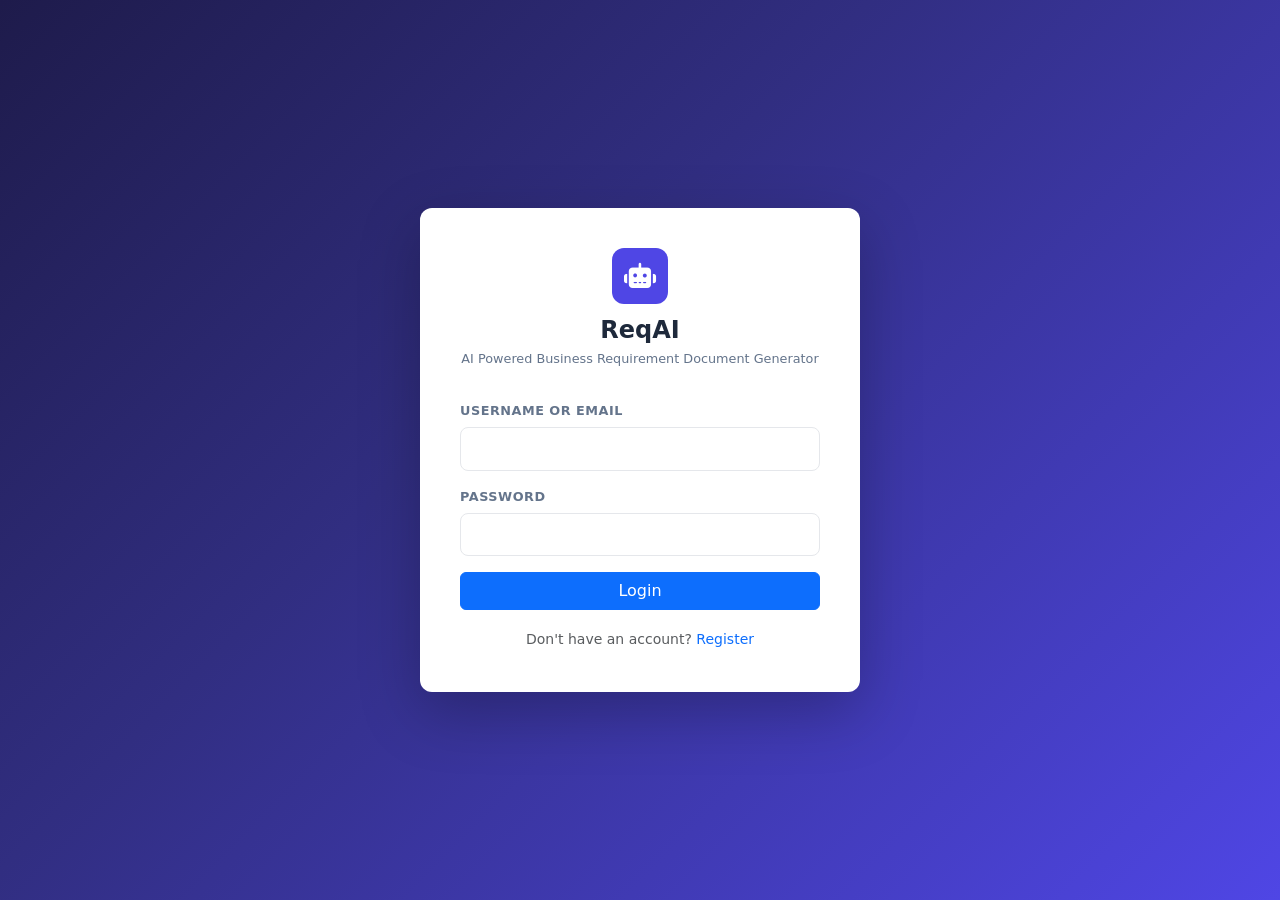
<file: ReqAI/frontend/pages/meetings.html>
<!DOCTYPE html>
<html lang="en">
<head>
  <meta charset="UTF-8">
  <meta name="viewport" content="width=device-width, initial-scale=1.0">
  <title>Meetings • ReqAI</title>
  <link href="https://cdn.jsdelivr.net/npm/bootstrap@5.3.2/dist/css/bootstrap.min.css" rel="stylesheet">
  <link rel="stylesheet" href="https://cdnjs.cloudflare.com/ajax/libs/font-awesome/6.5.1/css/all.min.css">
  <link rel="stylesheet" href="../assets/css/theme.css">
</head>
<body>

  <div class="main-content">
    <div class="content-area">

      <!-- Header -->
      <div class="d-flex align-items-center justify-content-between mb-4">
        <div>
          <h5 class="mb-0 fw-bold">Meetings</h5>
          <small class="text-muted">Track your requirement-gathering sessions</small>
        </div>
        <button class="btn-primary-custom" onclick="openCreateModal()">
          <i class="fas fa-plus"></i> New Meeting
        </button>
      </div>

      <!-- Meetings Table Card -->
      <div class="req-card">
        <div class="card-body p-0">
          <div id="meetings-table-wrapper"></div>
        </div>
      </div>
    </div>
  </div>

  <!-- Create / Edit Modal -->
  <div class="modal fade" id="meetingModal" tabindex="-1" aria-hidden="true">
    <div class="modal-dialog modal-lg">
      <div class="modal-content" style="border-radius:var(--border-radius);">
        <div class="modal-header">
          <h5 class="modal-title fw-semibold" id="meetingModalLabel">New Meeting</h5>
          <button type="button" class="btn-close" data-bs-dismiss="modal"></button>
        </div>
        <div class="modal-body">
          <input type="hidden" id="meeting-id">
          <div class="row g-3">
            <div class="col-12">
              <label class="form-label-custom">Meeting Title *</label>
              <input type="text" class="form-control-custom" id="meeting-title" required>
            </div>
            <div class="col-12">
              <label class="form-label-custom">Project *</label>
              <select class="form-control-custom" id="meeting-project"></select>
            </div>
            <div class="col-md-6">
              <label class="form-label-custom">Meeting Date</label>
              <input type="date" class="form-control-custom" id="meeting-date">
            </div>
            <div class="col-md-6">
              <label class="form-label-custom">Duration (minutes)</label>
              <input type="number" class="form-control-custom" id="meeting-duration" min="1">
            </div>
            <div class="col-12">
              <label class="form-label-custom">Participants</label>
              <input type="text" class="form-control-custom" id="meeting-participants"
                     placeholder="e.g. John Smith, Jane Doe">
            </div>
            <div class="col-12">
              <label class="form-label-custom">Description</label>
              <textarea class="form-control-custom" id="meeting-desc" rows="3"
                        placeholder="What was discussed in this meeting?"></textarea>
            </div>
          </div>
        </div>
        <div class="modal-footer">
          <button type="button" class="btn btn-light" data-bs-dismiss="modal">Cancel</button>
          <button type="button" class="btn-primary-custom" onclick="saveMeeting()">
            <i class="fas fa-save"></i> Save Meeting
          </button>
        </div>
      </div>
    </div>
  </div>

  <script src="https://cdn.jsdelivr.net/npm/bootstrap@5.3.2/dist/js/bootstrap.bundle.min.js"></script>
  <script src="../assets/js/config.js"></script>
  <script src="../assets/js/auth.js"></script>
  <script src="../assets/js/api.js"></script>
  <script src="../assets/js/ui.js"></script>
  <script src="../assets/js/sidebar.js"></script>
  <script>
    requireAuth();
    renderLayout('Meetings', 'meetings');

    let modalInstance = null;
    let allProjects = [];

    let allMeetings = [];

    async function loadAll() {
      showLoading();
      try {
        const [pData, mData] = await Promise.all([getProjectsAPI(), getMeetingsAPI()]);
        allProjects = pData.projects || [];
        allMeetings = mData.meetings || [];
        renderMeetingsTable(allMeetings);
      } catch (err) {
        showToast(err.message, 'error');
      } finally {
        hideLoading();
      }
    }

    function renderMeetingsTable(meetings) {
      const wrapper = document.getElementById('meetings-table-wrapper');
      if (meetings.length === 0) {
        wrapper.innerHTML = `
          <div class="empty-state">
            <i class="fas fa-calendar-check"></i>
            <h5>No Meetings Yet</h5>
            <p>Create your first meeting to start capturing requirements.</p>
          </div>`;
        return;
      }

      const projectMap = {};
      allProjects.forEach(p => { projectMap[p.id] = p.name; });

      wrapper.innerHTML = `
        <div class="table-responsive">
          <table class="req-table">
            <thead>
              <tr>
                <th>Title</th>
                <th>Project</th>
                <th>Date</th>
                <th>Duration</th>
                <th>Status</th>
                <th>Actions</th>
              </tr>
            </thead>
            <tbody>
              ${meetings.map(m => `
                <tr>
                  <td><strong>${m.title}</strong></td>
                  <td>${projectMap[m.project_id] || '—'}</td>
                  <td>${m.meeting_date ? formatDate(m.meeting_date) : '—'}</td>
                  <td>${m.duration_minutes ? m.duration_minutes + ' min' : '—'}</td>
                  <td>${getStatusBadge(m.processing_status)}</td>
                  <td>
                    <a href="meeting_detail.html?id=${m.id}" class="btn btn-sm btn-outline-success me-1" title="View Details">
                      <i class="fas fa-eye"></i>
                    </a>
                    <button class="btn btn-sm btn-outline-primary me-1"
                      data-meeting-id="${m.id}" onclick="openEditById(this.dataset.meetingId)">
                      <i class="fas fa-pen"></i>
                    </button>
                    <button class="btn btn-sm btn-outline-danger"
                      onclick="deleteMeeting(${m.id})">
                      <i class="fas fa-trash"></i>
                    </button>
                  </td>
                </tr>`).join('')}
            </tbody>
          </table>
        </div>`;
    }

    function populateProjectDropdown(selectedId = null) {
      const select = document.getElementById('meeting-project');
      select.innerHTML = '<option value="">-- Select Project --</option>' +
        allProjects.map(p =>
          `<option value="${p.id}" ${String(p.id) === String(selectedId) ? 'selected' : ''}>${p.name}</option>`
        ).join('');
      // Auto-select first project if only one exists
      if (allProjects.length === 1 && !selectedId) {
        select.value = allProjects[0].id;
      }
    }

    async function openCreateModal() {
      // Load projects on-demand if not yet loaded (handles fast clicks before loadAll completes)
      if (allProjects.length === 0) {
        try {
          const pData = await getProjectsAPI();
          allProjects = pData.projects || [];
        } catch (err) {
          showToast('Could not load projects: ' + err.message, 'error');
          return;
        }
      }

      if (allProjects.length === 0) {
        showToast('Please create a Project first before adding a Meeting.', 'warning');
        setTimeout(() => { window.location.href = 'projects.html'; }, 1800);
        return;
      }

      document.getElementById('meetingModalLabel').textContent = 'New Meeting';
      document.getElementById('meeting-id').value = '';
      document.getElementById('meeting-title').value = '';
      document.getElementById('meeting-date').value = '';
      document.getElementById('meeting-duration').value = '';
      document.getElementById('meeting-participants').value = '';
      document.getElementById('meeting-desc').value = '';
      populateProjectDropdown();

      const modalEl = document.getElementById('meetingModal');
      if (!modalEl) {
        showToast('Modal element not found. Please refresh the page.', 'error');
        return;
      }

      if (typeof bootstrap === 'undefined') {
        showToast('Bootstrap not loaded. Please check internet connection.', 'error');
        return;
      }

      modalInstance = new bootstrap.Modal(modalEl);
      modalInstance.show();
    }

    function openEditById(id) {
      const meeting = allMeetings.find(m => m.id === parseInt(id));
      if (!meeting) { showToast('Meeting not found.', 'error'); return; }
      openEditModal(meeting);
    }

    function openEditModal(meeting) {
      document.getElementById('meetingModalLabel').textContent = 'Edit Meeting';
      document.getElementById('meeting-id').value = meeting.id;
      document.getElementById('meeting-title').value = meeting.title;
      document.getElementById('meeting-date').value = meeting.meeting_date || '';
      document.getElementById('meeting-duration').value = meeting.duration_minutes || '';
      document.getElementById('meeting-participants').value = meeting.participants || '';
      document.getElementById('meeting-desc').value = meeting.description || '';
      populateProjectDropdown(meeting.project_id);
      modalInstance = new bootstrap.Modal(document.getElementById('meetingModal'));
      modalInstance.show();
    }

    async function saveMeeting() {
      const id = document.getElementById('meeting-id').value;
      const project_id = document.getElementById('meeting-project').value;
      const title = document.getElementById('meeting-title').value.trim();

      if (!title) { showToast('Meeting title is required.', 'warning'); return; }
      if (!id && !project_id) { showToast('Please select a project from the dropdown.', 'warning'); return; }

      const payload = {
        title,
        description: document.getElementById('meeting-desc').value.trim() || null,
        meeting_date: document.getElementById('meeting-date').value || null,
        duration_minutes: document.getElementById('meeting-duration').value
          ? parseFloat(document.getElementById('meeting-duration').value) : null,
        participants: document.getElementById('meeting-participants').value.trim() || null,
      };
      if (!id) payload.project_id = parseInt(project_id);

      showLoading();
      try {
        if (id) {
          await updateMeetingAPI(id, payload);
          showToast('Meeting updated!', 'success');
          if (modalInstance) modalInstance.hide();
          loadAll();
        } else {
          const newMeeting = await createMeetingAPI(payload);
          showToast('Meeting created! Opening...', 'success');
          if (modalInstance) modalInstance.hide();
          // Redirect directly to meeting detail
          setTimeout(() => {
            window.location.href = `meeting_detail.html?id=${newMeeting.id}`;
          }, 800);
        }
      } catch (err) {
        showToast(err.message, 'error');
      } finally {
        hideLoading();
      }
    }

    async function deleteMeeting(id) {
      const meeting = allMeetings.find(m => m.id === id);
      const title = meeting ? meeting.title : 'this meeting';
      if (!confirmAction(`Delete meeting "${title}"?`)) return;
      showLoading();
      try {
        await deleteMeetingAPI(id);
        showToast('Meeting deleted.', 'success');
        loadAll();
      } catch (err) {
        showToast(err.message, 'error');
      } finally {
        hideLoading();
      }
    }

    loadAll();
  </script>
</body>
</html>
</file>
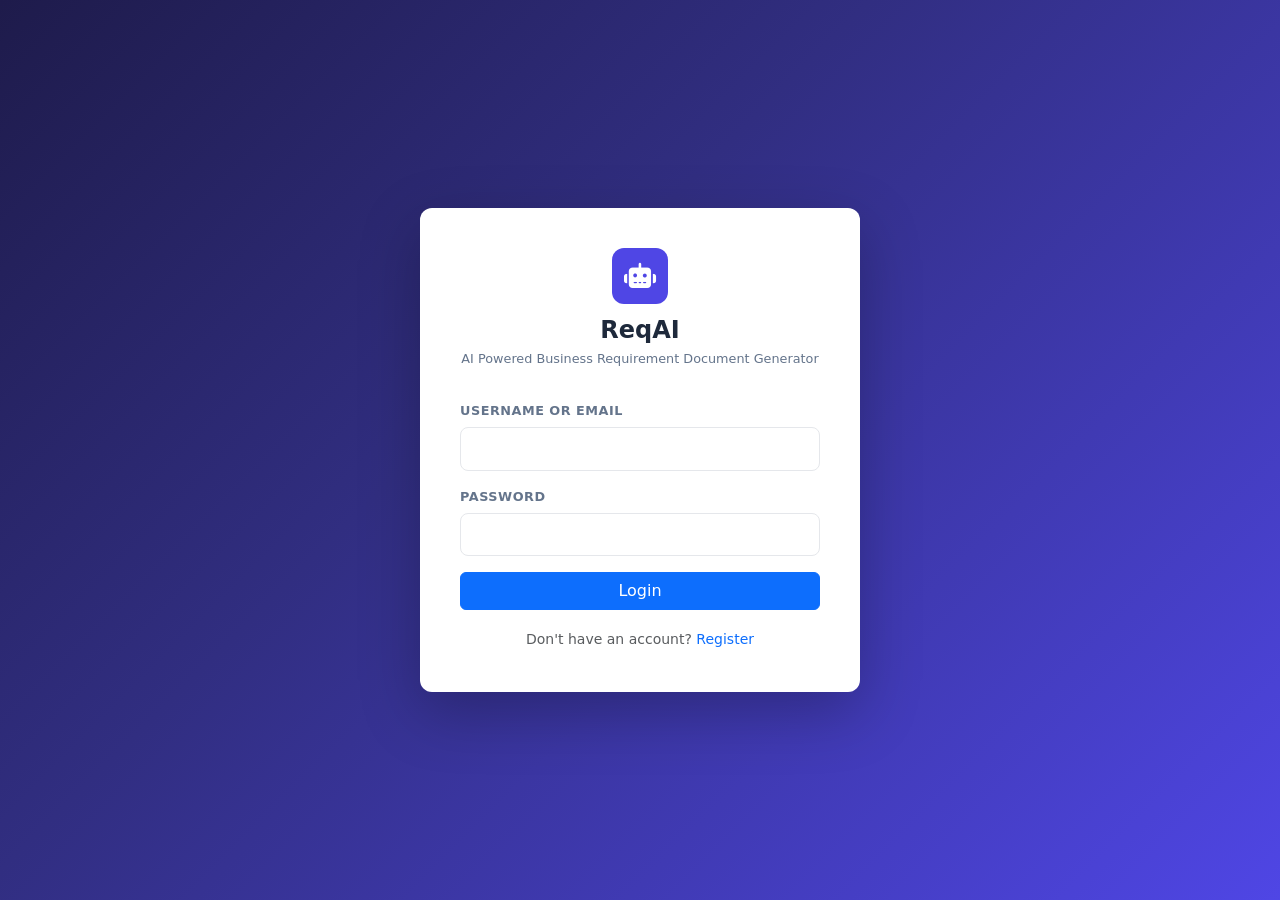
<file: ReqAI/frontend/pages/profile.html>
<!DOCTYPE html>
<html lang="en">
<head>
  <meta charset="UTF-8">
  <meta name="viewport" content="width=device-width, initial-scale=1.0">
  <title>Profile • ReqAI</title>
  <link href="https://cdn.jsdelivr.net/npm/bootstrap@5.3.2/dist/css/bootstrap.min.css" rel="stylesheet">
  <link rel="stylesheet" href="https://cdnjs.cloudflare.com/ajax/libs/font-awesome/6.5.1/css/all.min.css">
  <link rel="stylesheet" href="../assets/css/theme.css">
</head>
<body>

  <div class="main-content">
    <div class="content-area">
      <h5 class="fw-bold mb-4">My Profile</h5>

      <div class="row g-4">
        <!-- Avatar & info -->
        <div class="col-md-4">
          <div class="req-card text-center">
            <div class="card-body">
              <div id="avatar-circle" style="
                width:80px;height:80px;border-radius:50%;background:var(--primary);
                color:#fff;font-size:2rem;font-weight:700;
                display:inline-flex;align-items:center;justify-content:center;
                margin-bottom:1rem;">U</div>
              <h5 class="mb-0 fw-semibold" id="profile-name">—</h5>
              <p class="text-muted mb-1" id="profile-username" style="font-size:.85rem;">—</p>
              <span class="badge-status badge-active" id="profile-role">user</span>
              <hr>
              <p class="text-muted" id="profile-bio" style="font-size:.85rem;">No bio added yet.</p>
              <p class="text-muted mb-0" style="font-size:.75rem;">
                Member since <span id="profile-since">—</span>
              </p>
            </div>
          </div>
        </div>

        <!-- Edit form -->
        <div class="col-md-8">
          <div class="req-card mb-3">
            <div class="card-header"><h6 class="mb-0 fw-semibold">Edit Profile</h6></div>
            <div class="card-body">
              <div class="mb-3">
                <label class="form-label-custom">Full Name</label>
                <input type="text" class="form-control-custom" id="edit-full-name">
              </div>
              <div class="mb-3">
                <label class="form-label-custom">Bio</label>
                <textarea class="form-control-custom" id="edit-bio" rows="3"></textarea>
              </div>
              <button class="btn-primary-custom" onclick="saveProfile()">
                <i class="fas fa-save"></i> Save Changes
              </button>
            </div>
          </div>

          <div class="req-card">
            <div class="card-header"><h6 class="mb-0 fw-semibold">Change Password</h6></div>
            <div class="card-body">
              <div class="mb-3">
                <label class="form-label-custom">Current Password</label>
                <input type="password" class="form-control-custom" id="current-password">
              </div>
              <div class="mb-3">
                <label class="form-label-custom">New Password</label>
                <input type="password" class="form-control-custom" id="new-password">
              </div>
              <button class="btn-primary-custom" onclick="savePassword()">
                <i class="fas fa-lock"></i> Update Password
              </button>
            </div>
          </div>
        </div>
      </div>
    </div>
  </div>

  <script src="https://cdn.jsdelivr.net/npm/bootstrap@5.3.2/dist/js/bootstrap.bundle.min.js"></script>
  <script src="../assets/js/config.js"></script>
  <script src="../assets/js/auth.js"></script>
  <script src="../assets/js/api.js"></script>
  <script src="../assets/js/ui.js"></script>
  <script src="../assets/js/sidebar.js"></script>
  <script>
    requireAuth();
    renderLayout('Profile', 'profile');

    async function loadProfile() {
      try {
        const user = await getUserProfileAPI();
        document.getElementById('profile-name').textContent = user.full_name;
        document.getElementById('profile-username').textContent = '@' + user.username;
        document.getElementById('profile-role').textContent = user.role;
        document.getElementById('profile-bio').textContent = user.bio || 'No bio added yet.';
        document.getElementById('profile-since').textContent = formatDate(user.created_at);
        document.getElementById('avatar-circle').textContent = (user.full_name || user.username)[0].toUpperCase();
        document.getElementById('edit-full-name').value = user.full_name;
        document.getElementById('edit-bio').value = user.bio || '';
      } catch (err) {
        showToast(err.message, 'error');
      }
    }

    async function saveProfile() {
      const payload = {
        full_name: document.getElementById('edit-full-name').value.trim() || null,
        bio: document.getElementById('edit-bio').value.trim() || null,
      };
      showLoading();
      try {
        await updateUserProfileAPI(payload);
        showToast('Profile updated!', 'success');
        loadProfile();
      } catch (err) {
        showToast(err.message, 'error');
      } finally {
        hideLoading();
      }
    }

    async function savePassword() {
      const current_password = document.getElementById('current-password').value;
      const new_password = document.getElementById('new-password').value;
      if (!current_password || !new_password) { showToast('Both password fields are required.', 'warning'); return; }

      showLoading();
      try {
        await changePasswordAPI(current_password, new_password);
        showToast('Password updated successfully!', 'success');
        document.getElementById('current-password').value = '';
        document.getElementById('new-password').value = '';
      } catch (err) {
        showToast(err.message, 'error');
      } finally {
        hideLoading();
      }
    }

    loadProfile();
  </script>
</body>
</html>
</file>
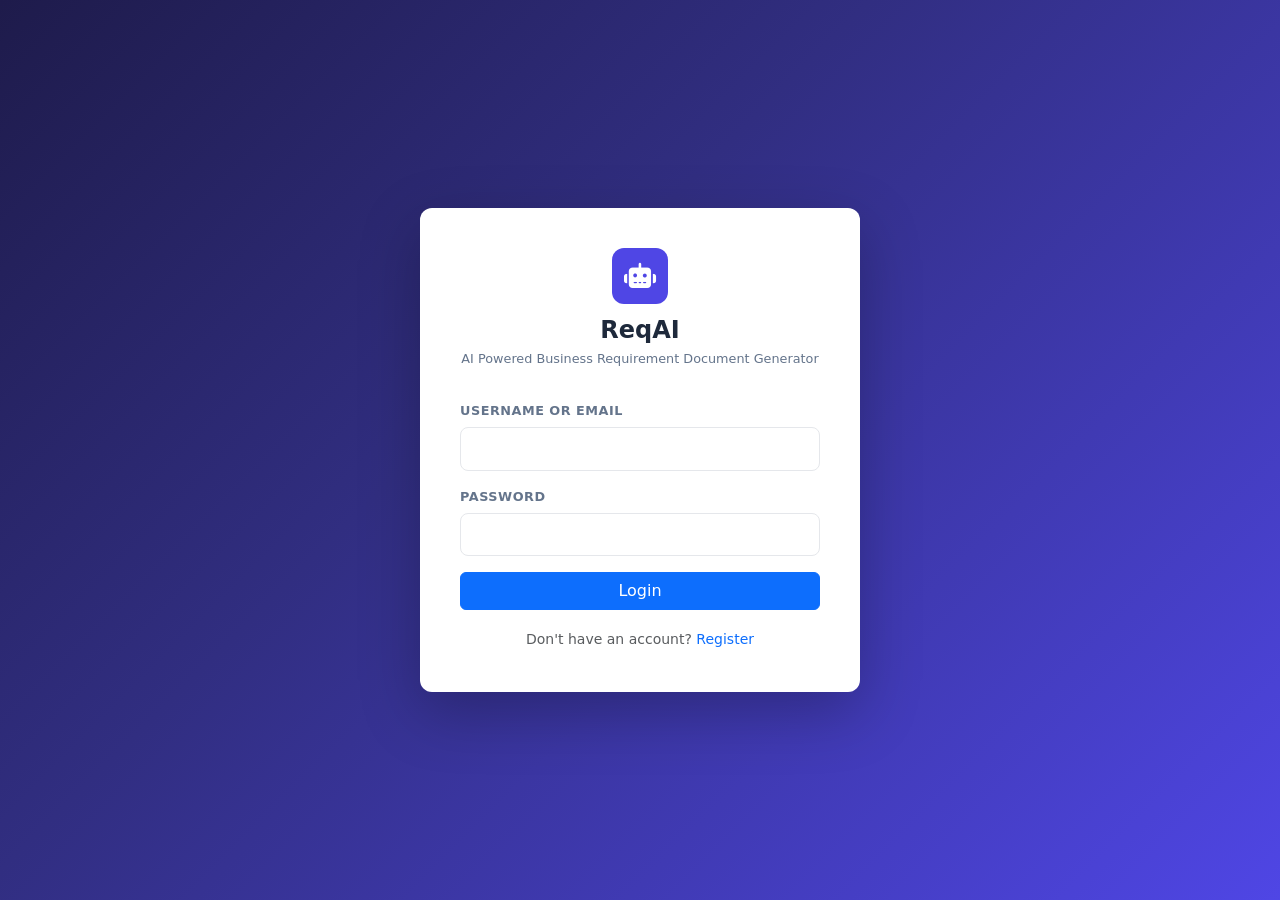
<file: ReqAI/frontend/pages/projects.html>
<!DOCTYPE html>
<html lang="en">
<head>
  <meta charset="UTF-8">
  <meta name="viewport" content="width=device-width, initial-scale=1.0">
  <title>Projects • ReqAI</title>
  <link href="https://cdn.jsdelivr.net/npm/bootstrap@5.3.2/dist/css/bootstrap.min.css" rel="stylesheet">
  <link rel="stylesheet" href="https://cdnjs.cloudflare.com/ajax/libs/font-awesome/6.5.1/css/all.min.css">
  <link rel="stylesheet" href="../assets/css/theme.css">
</head>
<body>

  <div class="main-content">
    <div class="content-area">

      <!-- Header -->
      <div class="d-flex align-items-center justify-content-between mb-4">
        <div>
          <h5 class="mb-0 fw-bold">Projects</h5>
          <small class="text-muted">Manage your requirement projects</small>
        </div>
        <button class="btn-primary-custom" onclick="openCreateModal()">
          <i class="fas fa-plus"></i> New Project
        </button>
      </div>

      <!-- Projects Table Card -->
      <div class="req-card">
        <div class="card-body p-0">
          <div id="projects-table-wrapper"></div>
        </div>
      </div>

    </div>
  </div>

  <!-- Create / Edit Modal -->
  <div class="modal fade" id="projectModal" tabindex="-1" aria-labelledby="projectModalLabel" aria-hidden="true">
    <div class="modal-dialog">
      <div class="modal-content" style="border-radius:var(--border-radius);">
        <div class="modal-header">
          <h5 class="modal-title fw-semibold" id="projectModalLabel">New Project</h5>
          <button type="button" class="btn-close" data-bs-dismiss="modal"></button>
        </div>
        <div class="modal-body">
          <input type="hidden" id="project-id">
          <div class="mb-3">
            <label class="form-label-custom">Project Name *</label>
            <input type="text" class="form-control-custom" id="project-name" required>
          </div>
          <div class="mb-3">
            <label class="form-label-custom">Description</label>
            <textarea class="form-control-custom" id="project-desc" rows="3"></textarea>
          </div>
          <div class="mb-3">
            <label class="form-label-custom">Client Name</label>
            <input type="text" class="form-control-custom" id="project-client-name">
          </div>
          <div class="mb-3">
            <label class="form-label-custom">Client Email</label>
            <input type="email" class="form-control-custom" id="project-client-email">
          </div>
        </div>
        <div class="modal-footer">
          <button type="button" class="btn btn-light" data-bs-dismiss="modal">Cancel</button>
          <button type="button" class="btn-primary-custom" onclick="saveProject()">
            <i class="fas fa-save"></i> Save Project
          </button>
        </div>
      </div>
    </div>
  </div>

  <script src="https://cdn.jsdelivr.net/npm/bootstrap@5.3.2/dist/js/bootstrap.bundle.min.js"></script>
  <script src="../assets/js/config.js"></script>
  <script src="../assets/js/auth.js"></script>
  <script src="../assets/js/api.js"></script>
  <script src="../assets/js/ui.js"></script>
  <script src="../assets/js/sidebar.js"></script>
  <script>
    requireAuth();
    renderLayout('Projects', 'projects');

    let modalInstance = null;
    let allProjects = [];

    async function loadProjects() {
      showLoading();
      try {
        const data = await getProjectsAPI();
        allProjects = data.projects || [];
        renderProjectsTable(allProjects);
      } catch (err) {
        showToast(err.message, 'error');
      } finally {
        hideLoading();
      }
    }

    function renderProjectsTable(projects) {
      const wrapper = document.getElementById('projects-table-wrapper');
      if (projects.length === 0) {
        wrapper.innerHTML = `
          <div class="empty-state">
            <i class="fas fa-folder-open"></i>
            <h5>No Projects Yet</h5>
            <p>Create your first project to get started.</p>
          </div>`;
        return;
      }
            wrapper.innerHTML = `
        <div class="table-responsive">
          <table class="req-table">
            <thead>
              <tr>
                <th>Project Name</th>
                <th>Client</th>
                <th>Meetings</th>
                <th>Status</th>
                <th>Created</th>
                <th>Actions</th>
              </tr>
            </thead>
            <tbody>
              ${projects.map(p => `
                <tr>
                  <td><strong>${p.name}</strong></td>
                  <td>${p.client_name || '—'}</td>
                  <td><span class="badge bg-light text-dark">${p.meeting_count || 0}</span></td>
                  <td>${getStatusBadge(p.status)}</td>
                  <td>${formatDate(p.created_at)}</td>
                  <td>
                    <button class="btn btn-sm btn-outline-primary me-1" data-project-id="${p.id}" onclick="openEditById(this.dataset.projectId)">
                      <i class="fas fa-pen"></i>
                    </button>
                    <button class="btn btn-sm btn-outline-danger" onclick="deleteProject(${p.id})">
                      <i class="fas fa-trash"></i>
                    </button>
                  </td>
                </tr>`).join('')}
            </tbody>
          </table>
        </div>`;
    }

    function openCreateModal() {
      document.getElementById('projectModalLabel').textContent = 'New Project';
      document.getElementById('project-id').value = '';
      document.getElementById('project-name').value = '';
      document.getElementById('project-desc').value = '';
      document.getElementById('project-client-name').value = '';
      document.getElementById('project-client-email').value = '';
      modalInstance = new bootstrap.Modal(document.getElementById('projectModal'));
      modalInstance.show();
    }

    function openEditById(id) {
      const project = allProjects.find(p => p.id === parseInt(id));
      if (!project) { showToast('Project not found.', 'error'); return; }
      openEditModal(project);
    }

    function openEditModal(project) {
      document.getElementById('projectModalLabel').textContent = 'Edit Project';
      document.getElementById('project-id').value = project.id;
      document.getElementById('project-name').value = project.name;
      document.getElementById('project-desc').value = project.description || '';
      document.getElementById('project-client-name').value = project.client_name || '';
      document.getElementById('project-client-email').value = project.client_email || '';
      modalInstance = new bootstrap.Modal(document.getElementById('projectModal'));
      modalInstance.show();
    }

    async function saveProject() {
      const id = document.getElementById('project-id').value;
      const payload = {
        name: document.getElementById('project-name').value.trim(),
        description: document.getElementById('project-desc').value.trim() || null,
        client_name: document.getElementById('project-client-name').value.trim() || null,
        client_email: document.getElementById('project-client-email').value.trim() || null,
      };
      if (!payload.name) { showToast('Project name is required.', 'warning'); return; }

      showLoading();
      try {
        if (id) {
          await updateProjectAPI(id, payload);
          showToast('Project updated!', 'success');
        } else {
          await createProjectAPI(payload);
          showToast('Project created!', 'success');
        }
        if (modalInstance) modalInstance.hide();
        loadProjects();
      } catch (err) {
        showToast(err.message, 'error');
      } finally {
        hideLoading();
      }
    }

    async function deleteProject(id) {
      const project = allProjects.find(p => p.id === id);
      const name = project ? project.name : 'this project';
      if (!confirmAction(`Delete project "${name}"? This will also delete all its meetings.`)) return;
      showLoading();
      try {
        await deleteProjectAPI(id);
        showToast('Project deleted.', 'success');
        loadProjects();
      } catch (err) {
        showToast(err.message, 'error');
      } finally {
        hideLoading();
      }
    }

    loadProjects();
  </script>
</body>
</html>
</file>
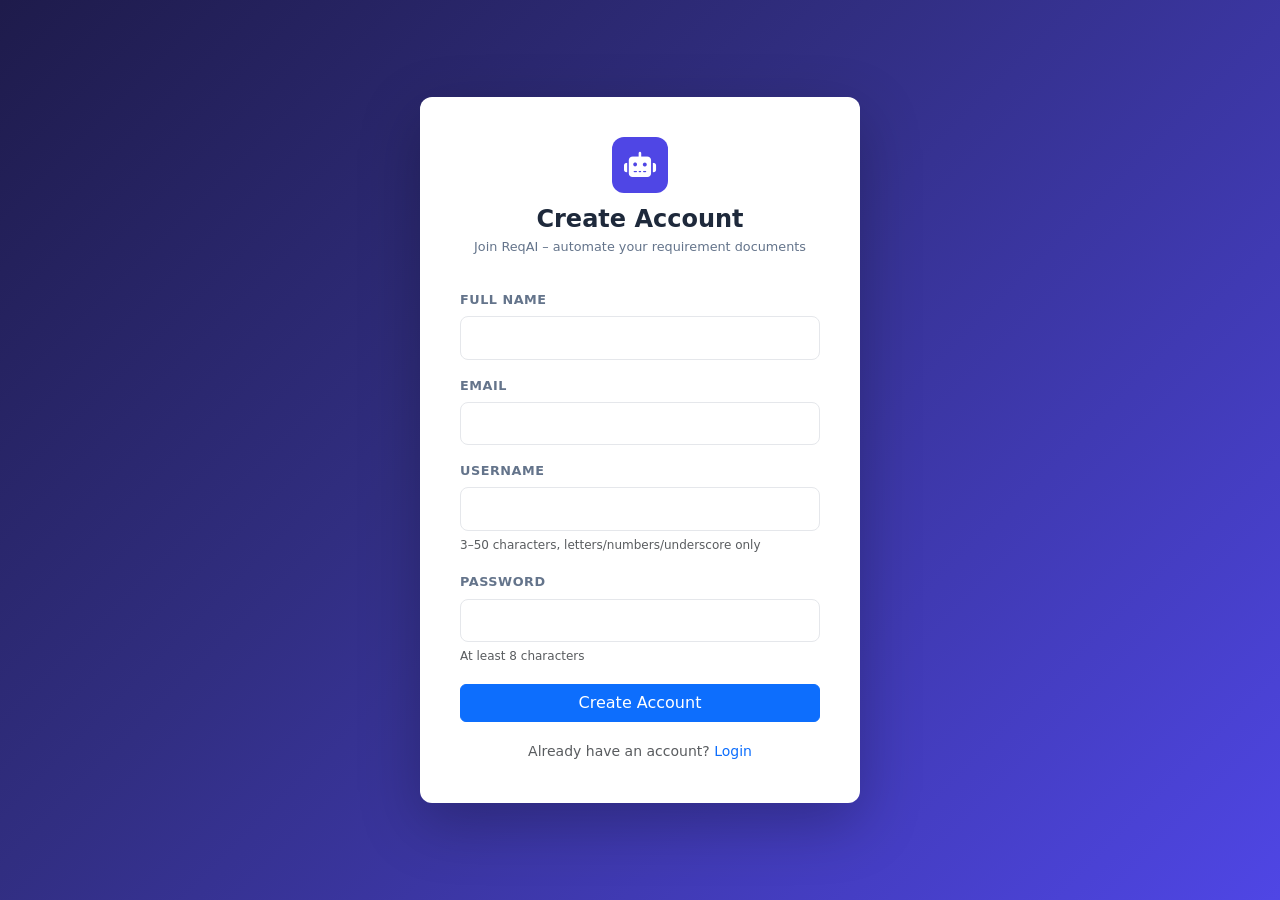
<file: ReqAI/frontend/pages/register.html>
<!DOCTYPE html>
<html lang="en">
<head>
  <meta charset="UTF-8">
  <meta name="viewport" content="width=device-width, initial-scale=1.0">
  <title>Register • ReqAI</title>
  <link href="https://cdn.jsdelivr.net/npm/bootstrap@5.3.2/dist/css/bootstrap.min.css" rel="stylesheet">
  <link rel="stylesheet" href="https://cdnjs.cloudflare.com/ajax/libs/font-awesome/6.5.1/css/all.min.css">
  <link rel="stylesheet" href="../assets/css/theme.css">
</head>
<body>

  <div class="auth-wrapper">
    <div class="auth-card">
      <div class="auth-logo">
        <div class="logo-icon"><i class="fas fa-robot"></i></div>
        <h4>Create Account</h4>
        <p>Join ReqAI – automate your requirement documents</p>
      </div>

      <form id="register-form">
        <div class="mb-3">
          <label class="form-label-custom">Full Name</label>
          <input type="text" class="form-control-custom" id="full_name" required>
        </div>
        <div class="mb-3">
          <label class="form-label-custom">Email</label>
          <input type="email" class="form-control-custom" id="email" required>
        </div>
        <div class="mb-3">
          <label class="form-label-custom">Username</label>
          <input type="text" class="form-control-custom" id="username" required>
          <small class="text-muted" style="font-size:.75rem;">3–50 characters, letters/numbers/underscore only</small>
        </div>
        <div class="mb-3">
          <label class="form-label-custom">Password</label>
          <input type="password" class="form-control-custom" id="password" required>
          <small class="text-muted" style="font-size:.75rem;">At least 8 characters</small>
        </div>
        <button type="submit" class="btn btn-primary w-100 mb-3">Create Account</button>
      </form>

      <div class="text-center">
        <small class="text-muted">Already have an account? <a href="login.html" class="text-primary">Login</a></small>
      </div>
    </div>
  </div>

  <script src="../assets/js/config.js"></script>
  <script src="../assets/js/auth.js"></script>
  <script src="../assets/js/api.js"></script>
  <script src="../assets/js/ui.js"></script>
  <script>
    redirectIfAuthenticated();

    document.getElementById('register-form').addEventListener('submit', async (e) => {
      e.preventDefault();
      const full_name = document.getElementById('full_name').value.trim();
      const email = document.getElementById('email').value.trim();
      const username = document.getElementById('username').value.trim();
      const password = document.getElementById('password').value;

      showLoading();
      try {
        await registerAPI(full_name, email, username, password);
        showToast('Account created! Redirecting to login...', 'success');
        setTimeout(() => window.location.href = 'login.html', 1500);
      } catch (err) {
        showToast(err.message, 'error');
      } finally {
        hideLoading();
      }
    });
  </script>
</body>
</html>
</file>
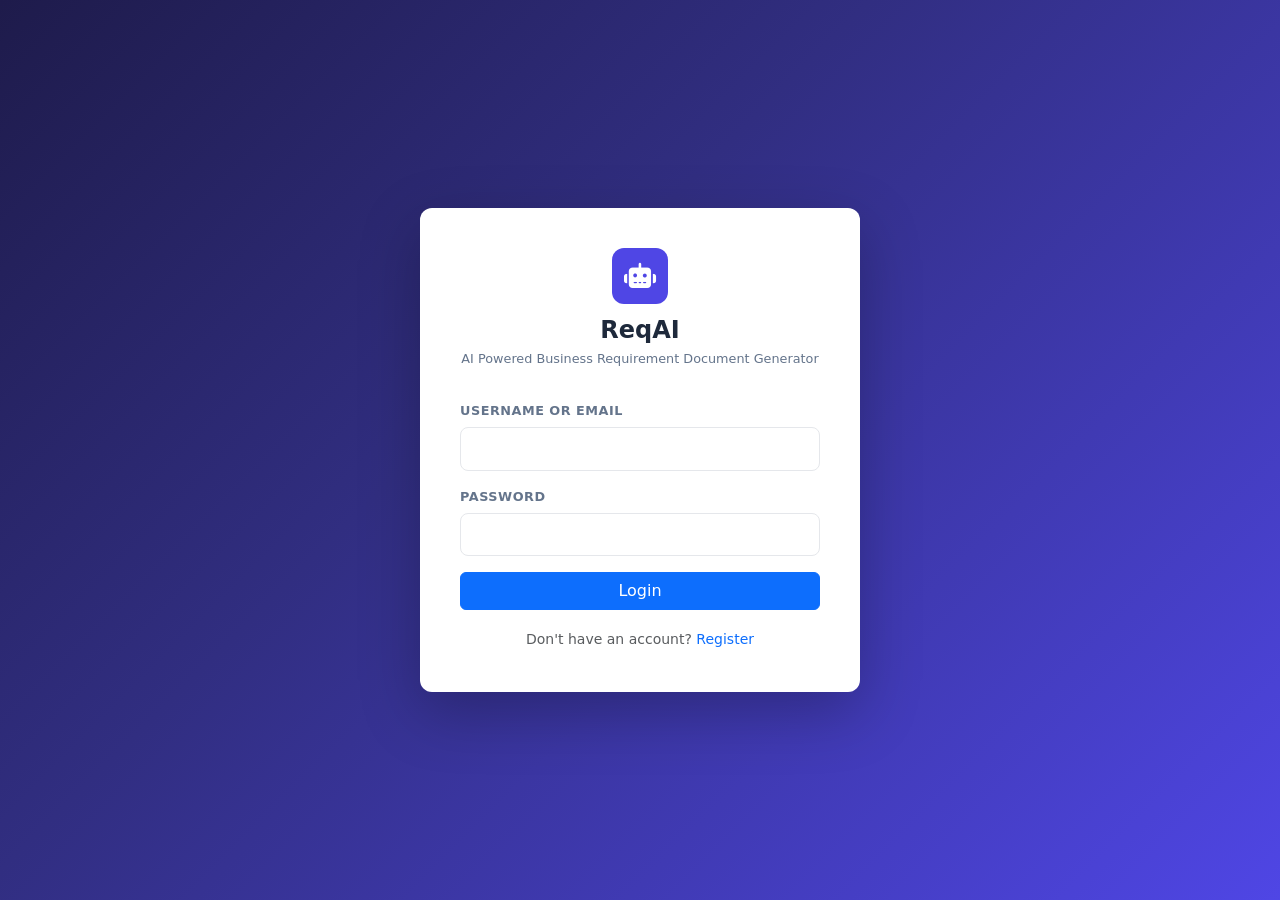
<file: ReqAI/frontend/pages/settings.html>
<!DOCTYPE html>
<html lang="en">
<head>
  <meta charset="UTF-8">
  <meta name="viewport" content="width=device-width, initial-scale=1.0">
  <title>Settings • ReqAI</title>
  <link href="https://cdn.jsdelivr.net/npm/bootstrap@5.3.2/dist/css/bootstrap.min.css" rel="stylesheet">
  <link rel="stylesheet" href="https://cdnjs.cloudflare.com/ajax/libs/font-awesome/6.5.1/css/all.min.css">
  <link rel="stylesheet" href="../assets/css/theme.css">
</head>
<body>

  <div class="main-content">
    <div class="content-area">
      <h5 class="fw-bold mb-4">Settings</h5>

      <div class="row g-4">
        <div class="col-lg-8">

          <!-- App preferences -->
          <div class="req-card mb-3">
            <div class="card-header"><h6 class="mb-0 fw-semibold">Application Preferences</h6></div>
            <div class="card-body">
              <div class="mb-3">
                <label class="form-label-custom">Date Format</label>
                <select class="form-control-custom" id="date-format">
                  <option value="MMM DD, YYYY">Jan 01, 2025</option>
                  <option value="DD/MM/YYYY">01/01/2025</option>
                  <option value="MM/DD/YYYY">01/01/2025 (US)</option>
                </select>
              </div>
              <button class="btn-primary-custom" onclick="showToast('Settings saved.', 'success')">
                <i class="fas fa-save"></i> Save Preferences
              </button>
            </div>
          </div>

          <!-- Danger zone -->
          <div class="req-card" style="border-color:#fee2e2;">
            <div class="card-header" style="background:#fff5f5;border-color:#fee2e2;">
              <h6 class="mb-0 fw-semibold text-danger">Danger Zone</h6>
            </div>
            <div class="card-body">
              <p class="text-muted mb-3" style="font-size:.875rem;">
                Deactivating your account will disable your login. This action can be reversed by contacting support.
              </p>
              <button class="btn btn-outline-danger" onclick="deactivateAccount()">
                <i class="fas fa-user-slash me-2"></i>Deactivate Account
              </button>
            </div>
          </div>

        </div>

        <!-- Info panel -->
        <div class="col-lg-4">
          <div class="req-card">
            <div class="card-header"><h6 class="mb-0 fw-semibold">About ReqAI</h6></div>
            <div class="card-body">
              <ul class="list-unstyled mb-0" style="font-size:.875rem;">
                <li class="mb-2"><i class="fas fa-tag me-2 text-primary"></i>Version 1.0.0</li>
                <li class="mb-2"><i class="fas fa-code-branch me-2 text-primary"></i>Phase 1 – Foundation</li>
                <li class="mb-2"><i class="fas fa-robot me-2 text-primary"></i>AI Pipeline: Coming in Phase 2</li>
                <li><i class="fas fa-file-word me-2 text-primary"></i>BRD Export: Coming in Phase 3</li>
              </ul>
            </div>
          </div>
        </div>
      </div>
    </div>
  </div>

  <script src="https://cdn.jsdelivr.net/npm/bootstrap@5.3.2/dist/js/bootstrap.bundle.min.js"></script>
  <script src="../assets/js/config.js"></script>
  <script src="../assets/js/auth.js"></script>
  <script src="../assets/js/api.js"></script>
  <script src="../assets/js/ui.js"></script>
  <script src="../assets/js/sidebar.js"></script>
  <script>
    requireAuth();
    renderLayout('Settings', 'settings');

    async function deactivateAccount() {
      if (!confirmAction('Are you sure you want to deactivate your account? You will be logged out immediately.')) return;
      showLoading();
      try {
        await apiRequest('/users/account', 'DELETE');
        showToast('Account deactivated.', 'info');
        setTimeout(() => { clearSession(); window.location.href = 'login.html'; }, 1500);
      } catch (err) {
        showToast(err.message, 'error');
      } finally {
        hideLoading();
      }
    }
  </script>
</body>
</html>
</file>
<file: ReqAI/frontend/assets/css/theme.css>
/* ================================================================
   ReqAI – Global Theme
   Modern dark-sidebar + light-content layout
   ================================================================ */

:root {
  --primary:        #4f46e5;   /* Indigo */
  --primary-dark:   #3730a3;
  --primary-light:  #818cf8;
  --secondary:      #0ea5e9;   /* Sky blue */
  --success:        #22c55e;
  --warning:        #f59e0b;
  --danger:         #ef4444;
  --info:           #06b6d4;

  --sidebar-bg:     #1e1b4b;   /* Deep indigo */
  --sidebar-text:   #c7d2fe;
  --sidebar-hover:  #312e81;
  --sidebar-active: #4f46e5;
  --sidebar-width:  260px;

  --topbar-bg:      #ffffff;
  --topbar-border:  #e5e7eb;

  --body-bg:        #f8fafc;
  --card-bg:        #ffffff;
  --card-border:    #e5e7eb;
  --card-shadow:    0 1px 3px rgba(0,0,0,.08), 0 1px 2px rgba(0,0,0,.04);
  --card-shadow-hover: 0 4px 12px rgba(0,0,0,.12);

  --text-primary:   #1e293b;
  --text-secondary: #64748b;
  --text-muted:     #94a3b8;

  --border-radius:  0.75rem;
  --border-radius-sm: 0.5rem;
  --transition:     all 0.2s ease;
}

/* ── Reset / Base ─────────────────────────────────────────────── */
*, *::before, *::after { box-sizing: border-box; margin: 0; padding: 0; }

body {
  font-family: 'Inter', system-ui, -apple-system, sans-serif;
  background: var(--body-bg);
  color: var(--text-primary);
  line-height: 1.6;
}

a { text-decoration: none; color: inherit; }
img { max-width: 100%; display: block; }

/* ── Scrollbar ────────────────────────────────────────────────── */
::-webkit-scrollbar { width: 6px; }
::-webkit-scrollbar-track { background: transparent; }
::-webkit-scrollbar-thumb { background: #cbd5e1; border-radius: 3px; }

/* ── Sidebar ──────────────────────────────────────────────────── */
.sidebar {
  position: fixed;
  top: 0; left: 0;
  width: var(--sidebar-width);
  height: 100vh;
  background: var(--sidebar-bg);
  display: flex;
  flex-direction: column;
  z-index: 1000;
  transition: var(--transition);
  overflow-y: auto;
}

.sidebar-brand {
  padding: 1.5rem 1.25rem;
  border-bottom: 1px solid rgba(255,255,255,.08);
  display: flex;
  align-items: center;
  gap: .75rem;
}

.sidebar-brand .brand-icon {
  width: 36px; height: 36px;
  background: var(--primary);
  border-radius: var(--border-radius-sm);
  display: flex; align-items: center; justify-content: center;
  font-size: 1.1rem; color: #fff;
}

.sidebar-brand .brand-name {
  font-size: 1.2rem;
  font-weight: 700;
  color: #fff;
  letter-spacing: -.025em;
}

.sidebar-brand .brand-tagline {
  font-size: .65rem;
  color: var(--sidebar-text);
  opacity: .7;
  display: block;
}

.sidebar-nav { flex: 1; padding: 1rem 0; }

.nav-section-title {
  font-size: .65rem;
  font-weight: 600;
  text-transform: uppercase;
  letter-spacing: .08em;
  color: var(--sidebar-text);
  opacity: .5;
  padding: 1rem 1.25rem .4rem;
}

.sidebar-link {
  display: flex;
  align-items: center;
  gap: .75rem;
  padding: .65rem 1.25rem;
  color: var(--sidebar-text);
  font-size: .875rem;
  font-weight: 500;
  border-radius: 0;
  transition: var(--transition);
  position: relative;
}

.sidebar-link:hover {
  background: var(--sidebar-hover);
  color: #fff;
}

.sidebar-link.active {
  background: var(--sidebar-active);
  color: #fff;
}

.sidebar-link.active::before {
  content: '';
  position: absolute;
  left: 0; top: 0; bottom: 0;
  width: 3px;
  background: var(--primary-light);
  border-radius: 0 2px 2px 0;
}

.sidebar-link i { width: 18px; text-align: center; font-size: .95rem; }

.sidebar-footer {
  padding: 1rem 1.25rem;
  border-top: 1px solid rgba(255,255,255,.08);
}

/* ── Topbar ───────────────────────────────────────────────────── */
.topbar {
  position: fixed;
  top: 0;
  left: var(--sidebar-width);
  right: 0;
  height: 64px;
  background: var(--topbar-bg);
  border-bottom: 1px solid var(--topbar-border);
  display: flex;
  align-items: center;
  justify-content: space-between;
  padding: 0 1.5rem;
  z-index: 999;
}

.topbar-left { display: flex; align-items: center; gap: 1rem; }
.topbar-right { display: flex; align-items: center; gap: .75rem; }

.page-title {
  font-size: 1.1rem;
  font-weight: 600;
  color: var(--text-primary);
}

.topbar-toggle {
  display: none;
  background: none;
  border: none;
  font-size: 1.25rem;
  color: var(--text-secondary);
  cursor: pointer;
}

/* ── Main Content ─────────────────────────────────────────────── */
.main-content {
  margin-left: var(--sidebar-width);
  padding-top: 64px;
  min-height: 100vh;
}

.content-area {
  padding: 1.75rem;
  max-width: 1400px;
}

/* ── Cards ────────────────────────────────────────────────────── */
.req-card {
  background: var(--card-bg);
  border: 1px solid var(--card-border);
  border-radius: var(--border-radius);
  box-shadow: var(--card-shadow);
  transition: var(--transition);
}

.req-card:hover { box-shadow: var(--card-shadow-hover); }

.req-card .card-header {
  padding: 1.25rem 1.5rem;
  border-bottom: 1px solid var(--card-border);
  display: flex;
  align-items: center;
  justify-content: space-between;
}

.req-card .card-body { padding: 1.5rem; }

/* ── Stat cards ───────────────────────────────────────────────── */
.stat-card {
  background: var(--card-bg);
  border: 1px solid var(--card-border);
  border-radius: var(--border-radius);
  padding: 1.5rem;
  box-shadow: var(--card-shadow);
  display: flex;
  align-items: center;
  gap: 1rem;
}

.stat-icon {
  width: 52px; height: 52px;
  border-radius: var(--border-radius-sm);
  display: flex; align-items: center; justify-content: center;
  font-size: 1.4rem; flex-shrink: 0;
}

.stat-icon.indigo  { background: #eef2ff; color: var(--primary); }
.stat-icon.sky     { background: #e0f2fe; color: var(--secondary); }
.stat-icon.green   { background: #dcfce7; color: var(--success); }
.stat-icon.amber   { background: #fef3c7; color: var(--warning); }

.stat-label { font-size: .8rem; color: var(--text-secondary); margin-bottom: .2rem; }
.stat-value { font-size: 1.75rem; font-weight: 700; line-height: 1; color: var(--text-primary); }
.stat-change { font-size: .75rem; margin-top: .25rem; }
.stat-change.up   { color: var(--success); }
.stat-change.down { color: var(--danger); }

/* ── Buttons ──────────────────────────────────────────────────── */
.btn-primary-custom {
  background: var(--primary);
  color: #fff;
  border: none;
  padding: .55rem 1.25rem;
  border-radius: var(--border-radius-sm);
  font-size: .875rem;
  font-weight: 500;
  cursor: pointer;
  transition: var(--transition);
  display: inline-flex;
  align-items: center;
  gap: .4rem;
}
.btn-primary-custom:hover { background: var(--primary-dark); color: #fff; }

/* ── Badges ───────────────────────────────────────────────────── */
.badge-status {
  padding: .25rem .65rem;
  border-radius: 999px;
  font-size: .72rem;
  font-weight: 600;
  text-transform: capitalize;
}
.badge-active     { background: #dcfce7; color: #15803d; }
.badge-pending    { background: #fef3c7; color: #92400e; }
.badge-completed  { background: #e0f2fe; color: #0369a1; }
.badge-failed     { background: #fee2e2; color: #b91c1c; }
.badge-archived   { background: #f1f5f9; color: #475569; }
.badge-processing { background: #ede9fe; color: #6d28d9; }

/* ── Tables ───────────────────────────────────────────────────── */
.req-table { width: 100%; border-collapse: collapse; }
.req-table th {
  background: #f8fafc;
  font-size: .75rem;
  font-weight: 600;
  text-transform: uppercase;
  letter-spacing: .05em;
  color: var(--text-secondary);
  padding: .75rem 1rem;
  border-bottom: 1px solid var(--card-border);
  text-align: left;
}
.req-table td {
  padding: .875rem 1rem;
  border-bottom: 1px solid #f1f5f9;
  font-size: .875rem;
  color: var(--text-primary);
  vertical-align: middle;
}
.req-table tr:last-child td { border-bottom: none; }
.req-table tr:hover td { background: #f8fafc; }

/* ── Forms ────────────────────────────────────────────────────── */
.form-label-custom {
  font-size: .8rem;
  font-weight: 600;
  color: var(--text-secondary);
  margin-bottom: .35rem;
  display: block;
  text-transform: uppercase;
  letter-spacing: .04em;
}

.form-control-custom {
  width: 100%;
  padding: .6rem .9rem;
  border: 1.5px solid var(--card-border);
  border-radius: var(--border-radius-sm);
  font-size: .875rem;
  color: var(--text-primary);
  background: #fff;
  transition: var(--transition);
  outline: none;
}
.form-control-custom:focus {
  border-color: var(--primary);
  box-shadow: 0 0 0 3px rgba(79,70,229,.12);
}

/* ── Empty state ──────────────────────────────────────────────── */
.empty-state {
  text-align: center;
  padding: 3rem 1rem;
  color: var(--text-secondary);
}
.empty-state i {
  font-size: 3rem;
  color: var(--text-muted);
  margin-bottom: 1rem;
  display: block;
}
.empty-state h5 { font-weight: 600; margin-bottom: .5rem; }
.empty-state p  { font-size: .875rem; }

/* ── Toast ────────────────────────────────────────────────────── */
#toast-container {
  position: fixed;
  bottom: 1.5rem;
  right: 1.5rem;
  z-index: 9999;
  display: flex;
  flex-direction: column;
  gap: .5rem;
}
.toast-msg {
  min-width: 280px;
  padding: .85rem 1.1rem;
  border-radius: var(--border-radius-sm);
  font-size: .875rem;
  font-weight: 500;
  color: #fff;
  box-shadow: 0 4px 12px rgba(0,0,0,.15);
  display: flex;
  align-items: center;
  gap: .6rem;
  animation: slideInRight .25s ease;
}
.toast-msg.success { background: var(--success); }
.toast-msg.error   { background: var(--danger); }
.toast-msg.info    { background: var(--info); }
.toast-msg.warning { background: var(--warning); color: #1c1917; }

@keyframes slideInRight {
  from { transform: translateX(120%); opacity: 0; }
  to   { transform: translateX(0);    opacity: 1; }
}

/* ── Loading overlay ──────────────────────────────────────────── */
.loading-overlay {
  position: fixed; inset: 0;
  background: rgba(255,255,255,.6);
  display: flex; align-items: center; justify-content: center;
  z-index: 9998;
  backdrop-filter: blur(2px);
}
.spinner-ring {
  width: 40px; height: 40px;
  border: 3px solid #e2e8f0;
  border-top-color: var(--primary);
  border-radius: 50%;
  animation: spin .7s linear infinite;
}
@keyframes spin { to { transform: rotate(360deg); } }

/* ── Auth pages ───────────────────────────────────────────────── */
.auth-wrapper {
  min-height: 100vh;
  display: flex;
  align-items: center;
  justify-content: center;
  background: linear-gradient(135deg, #1e1b4b 0%, #312e81 40%, #4f46e5 100%);
  padding: 1rem;
}
.auth-card {
  background: #fff;
  border-radius: var(--border-radius);
  padding: 2.5rem;
  width: 100%;
  max-width: 440px;
  box-shadow: 0 20px 60px rgba(0,0,0,.25);
}
.auth-logo {
  text-align: center;
  margin-bottom: 2rem;
}
.auth-logo .logo-icon {
  width: 56px; height: 56px;
  background: var(--primary);
  border-radius: var(--border-radius);
  display: inline-flex; align-items: center; justify-content: center;
  font-size: 1.6rem; color: #fff;
  margin-bottom: .75rem;
}
.auth-logo h4 { font-weight: 800; color: var(--text-primary); margin: 0; }
.auth-logo p  { font-size: .8rem; color: var(--text-secondary); margin: .25rem 0 0; }

/* ── Responsive ───────────────────────────────────────────────── */
@media (max-width: 768px) {
  .sidebar {
    transform: translateX(-100%);
  }
  .sidebar.open {
    transform: translateX(0);
  }
  .topbar { left: 0; }
  .topbar-toggle { display: block; }
  .main-content { margin-left: 0; }
  .sidebar-overlay {
    display: none;
    position: fixed; inset: 0;
    background: rgba(0,0,0,.45);
    z-index: 999;
  }
  .sidebar-overlay.visible { display: block; }
}
</file>
<file: ReqAI/frontend/assets/css/audio.css>
/* ================================================================
   ReqAI – Audio Recording & Upload UI Styles
   ================================================================ */

/* ── Record button ────────────────────────────────────────────── */
.record-btn {
  width: 64px;
  height: 64px;
  border-radius: 50%;
  border: none;
  background: #fee2e2;
  color: #dc2626;
  font-size: 1.4rem;
  cursor: pointer;
  transition: all 0.2s ease;
  display: flex;
  align-items: center;
  justify-content: center;
  box-shadow: 0 2px 8px rgba(220, 38, 38, 0.2);
}
.record-btn:hover {
  background: #fecaca;
  transform: scale(1.05);
  box-shadow: 0 4px 16px rgba(220, 38, 38, 0.3);
}

.stop-btn {
  width: 64px;
  height: 64px;
  border-radius: 50%;
  border: none;
  background: #dc2626;
  color: #fff;
  font-size: 1.2rem;
  cursor: pointer;
  transition: all 0.2s ease;
  display: flex;
  align-items: center;
  justify-content: center;
  box-shadow: 0 2px 8px rgba(220, 38, 38, 0.4);
  animation: pulse-recording 1.5s ease-in-out infinite;
}
.stop-btn:hover {
  background: #b91c1c;
  transform: scale(1.05);
}

/* Pulse animation while recording */
@keyframes pulse-recording {
  0%, 100% { box-shadow: 0 0 0 0 rgba(220, 38, 38, 0.4); }
  50%       { box-shadow: 0 0 0 10px rgba(220, 38, 38, 0); }
}

/* ── Recording timer ──────────────────────────────────────────── */
.recording-timer {
  display: flex;
  align-items: center;
  justify-content: center;
  gap: 0.5rem;
  font-size: 0.9rem;
  font-weight: 600;
  color: #dc2626;
  margin-bottom: 0.5rem;
}

.rec-dot {
  width: 8px;
  height: 8px;
  border-radius: 50%;
  background: #dc2626;
  animation: blink 1s step-end infinite;
  flex-shrink: 0;
}

@keyframes blink {
  0%, 100% { opacity: 1; }
  50%       { opacity: 0; }
}

/* ── Upload drop zone ─────────────────────────────────────────── */
.upload-drop-zone {
  border: 2px dashed #cbd5e1;
  border-radius: var(--border-radius-sm);
  padding: 2rem 1rem;
  text-align: center;
  cursor: pointer;
  transition: all 0.2s ease;
  background: #f8fafc;
}
.upload-drop-zone:hover,
.upload-drop-zone.dragover {
  border-color: var(--primary);
  background: #eef2ff;
}
.upload-drop-zone i {
  font-size: 2rem;
  color: var(--text-muted);
  margin-bottom: 0.5rem;
  display: block;
}
.upload-drop-zone p {
  font-size: 0.875rem;
  color: var(--text-secondary);
  margin: 0;
}

/* ── Audio player ─────────────────────────────────────────────── */
audio {
  border-radius: var(--border-radius-sm);
  outline: none;
}
audio:focus { outline: none; }

/* ================================================================
   Speaker Diarization UI Styles (Phase 3)
   ================================================================ */

/* ── Speaker timeline bar ─────────────────────────────────────── */
.speaker-timeline {
  height: 20px;
  border-radius: 999px;
  overflow: hidden;
  display: flex;
  background: #f1f5f9;
}

/* ── Speaker transcript card ──────────────────────────────────── */
.speaker-card {
  transition: box-shadow 0.15s ease;
}
.speaker-card:hover {
  box-shadow: 0 2px 8px rgba(0,0,0,.08);
}

/* ── Tab nav styling ──────────────────────────────────────────── */
#transcript-tabs .nav-link {
  color: var(--text-secondary);
  font-size: .875rem;
  font-weight: 500;
  border: none;
  border-bottom: 2px solid transparent;
  padding: .5rem 1rem;
  background: none;
  cursor: pointer;
}
#transcript-tabs .nav-link.active {
  color: var(--primary);
  border-bottom-color: var(--primary);
}
#transcript-tabs .nav-link:hover:not(.active) {
  color: var(--text-primary);
  border-bottom-color: #e2e8f0;
}

/* ================================================================
   NLP Requirements UI Styles (Phase 4)
   ================================================================ */

/* ── NLP tags (entities, lemmas, POS) ────────────────────────── */
.nlp-tag {
  display: inline-flex;
  align-items: center;
  gap: 0.25rem;
  padding: 0.18rem 0.55rem;
  border-radius: 999px;
  font-size: 0.72rem;
  font-weight: 500;
  white-space: nowrap;
}

.entity-tag {
  background: #ede9fe;
  color: #5b21b6;
  border: 1px solid #c4b5fd;
}

.lemma-tag {
  background: #e0f2fe;
  color: #0369a1;
  border: 1px solid #bae6fd;
}

.pos-tag {
  background: #fef3c7;
  color: #92400e;
  border: 1px solid #fde68a;
}

.nlp-label {
  background: rgba(0,0,0,.1);
  border-radius: 999px;
  padding: 0 0.3rem;
  font-size: 0.65rem;
  font-weight: 700;
  letter-spacing: .02em;
}

/* ── Requirement card ─────────────────────────────────────────── */
.requirement-card {
  border-left: 3px solid var(--success);
  transition: box-shadow 0.15s ease;
}
.requirement-card:hover {
  box-shadow: 0 2px 10px rgba(0,0,0,.08);
}

/* ── NLP expand button active state ──────────────────────────── */
.nlp-expand-btn.active {
  background: var(--primary);
  color: #fff;
  border-color: var(--primary);
}
</file>
